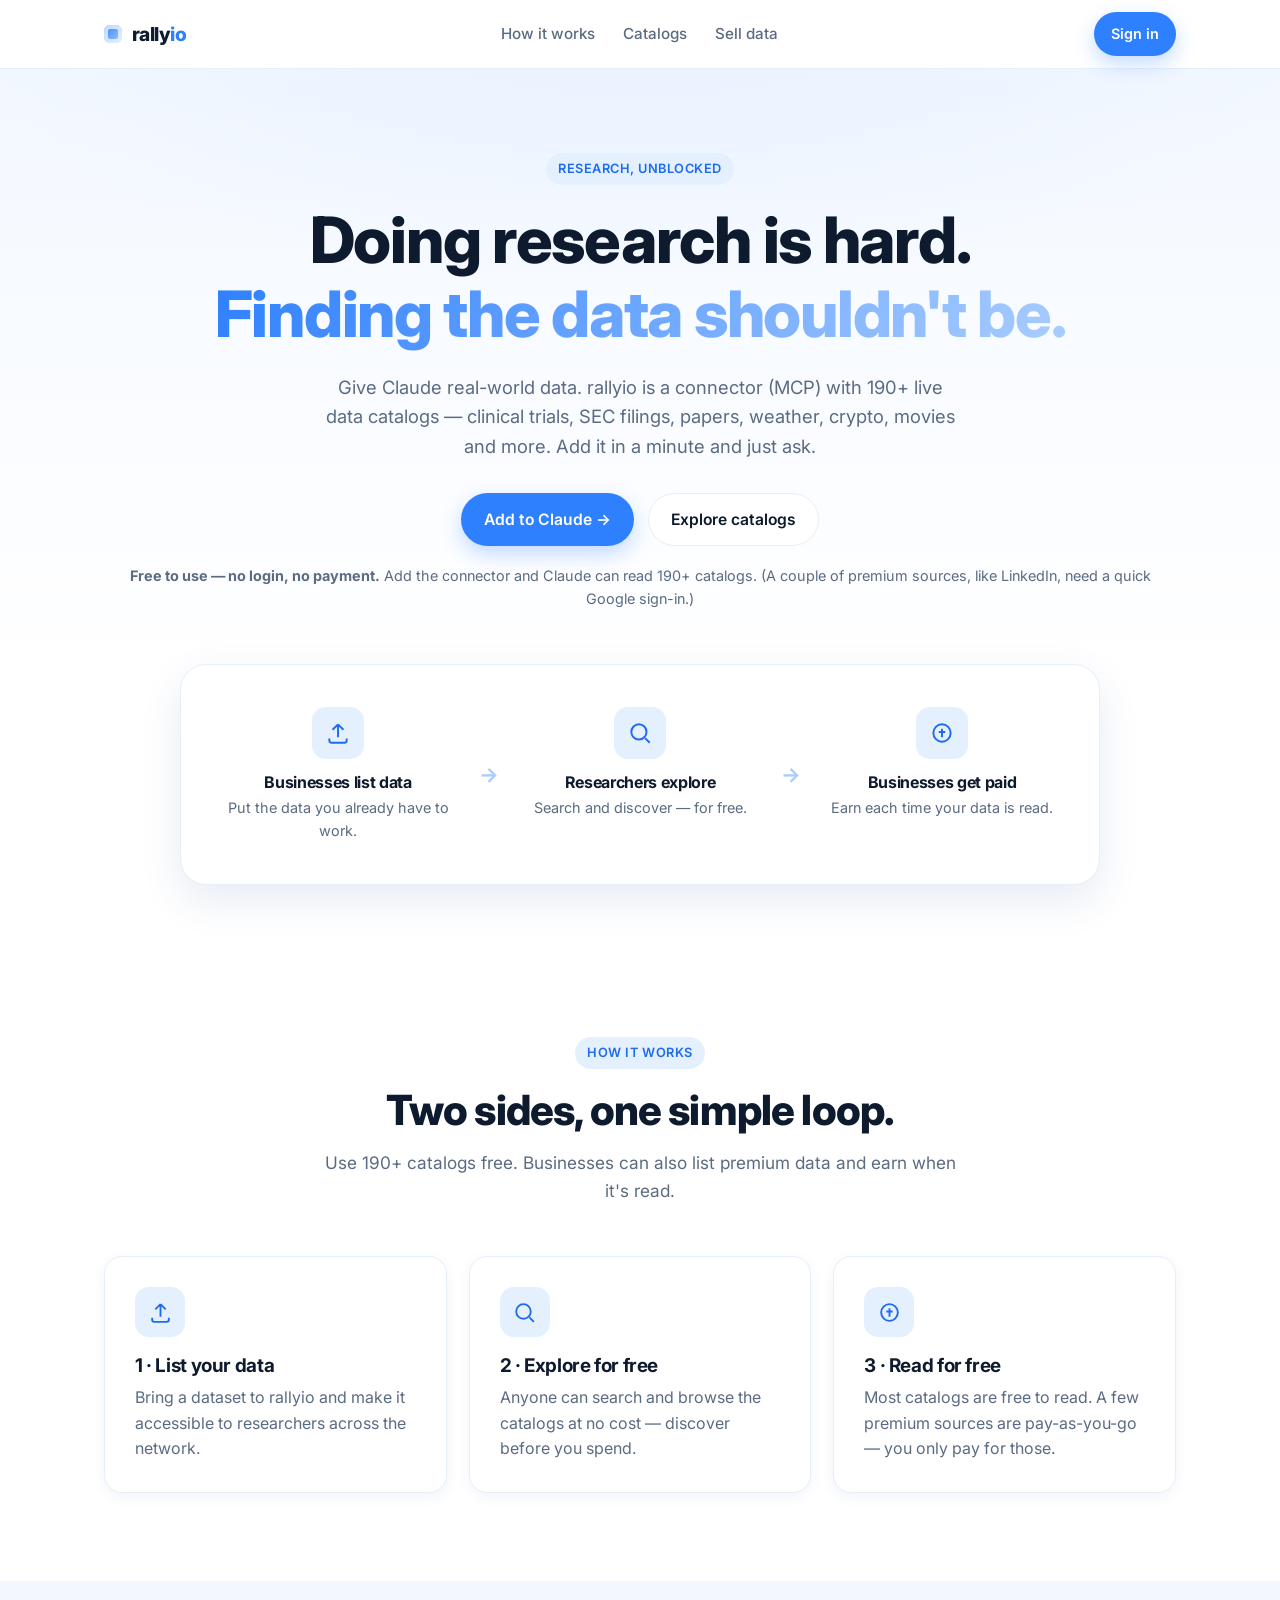
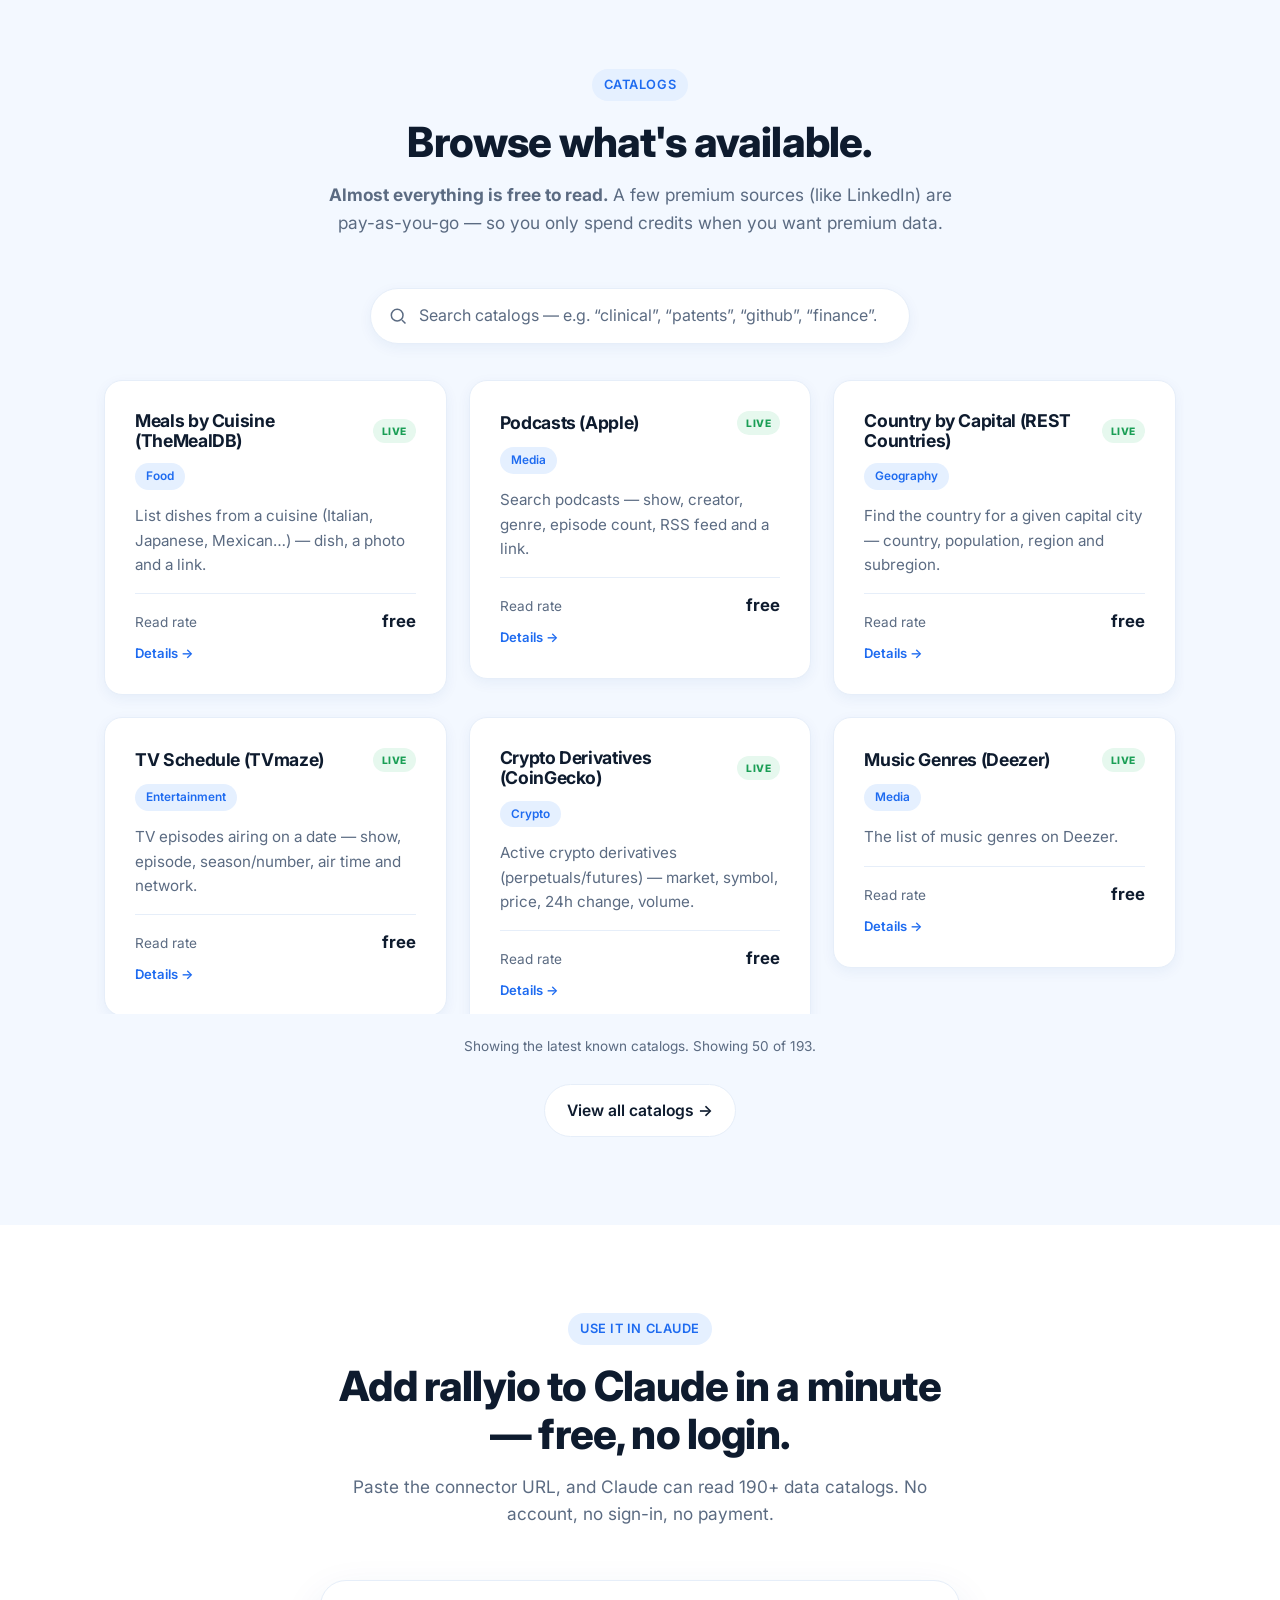
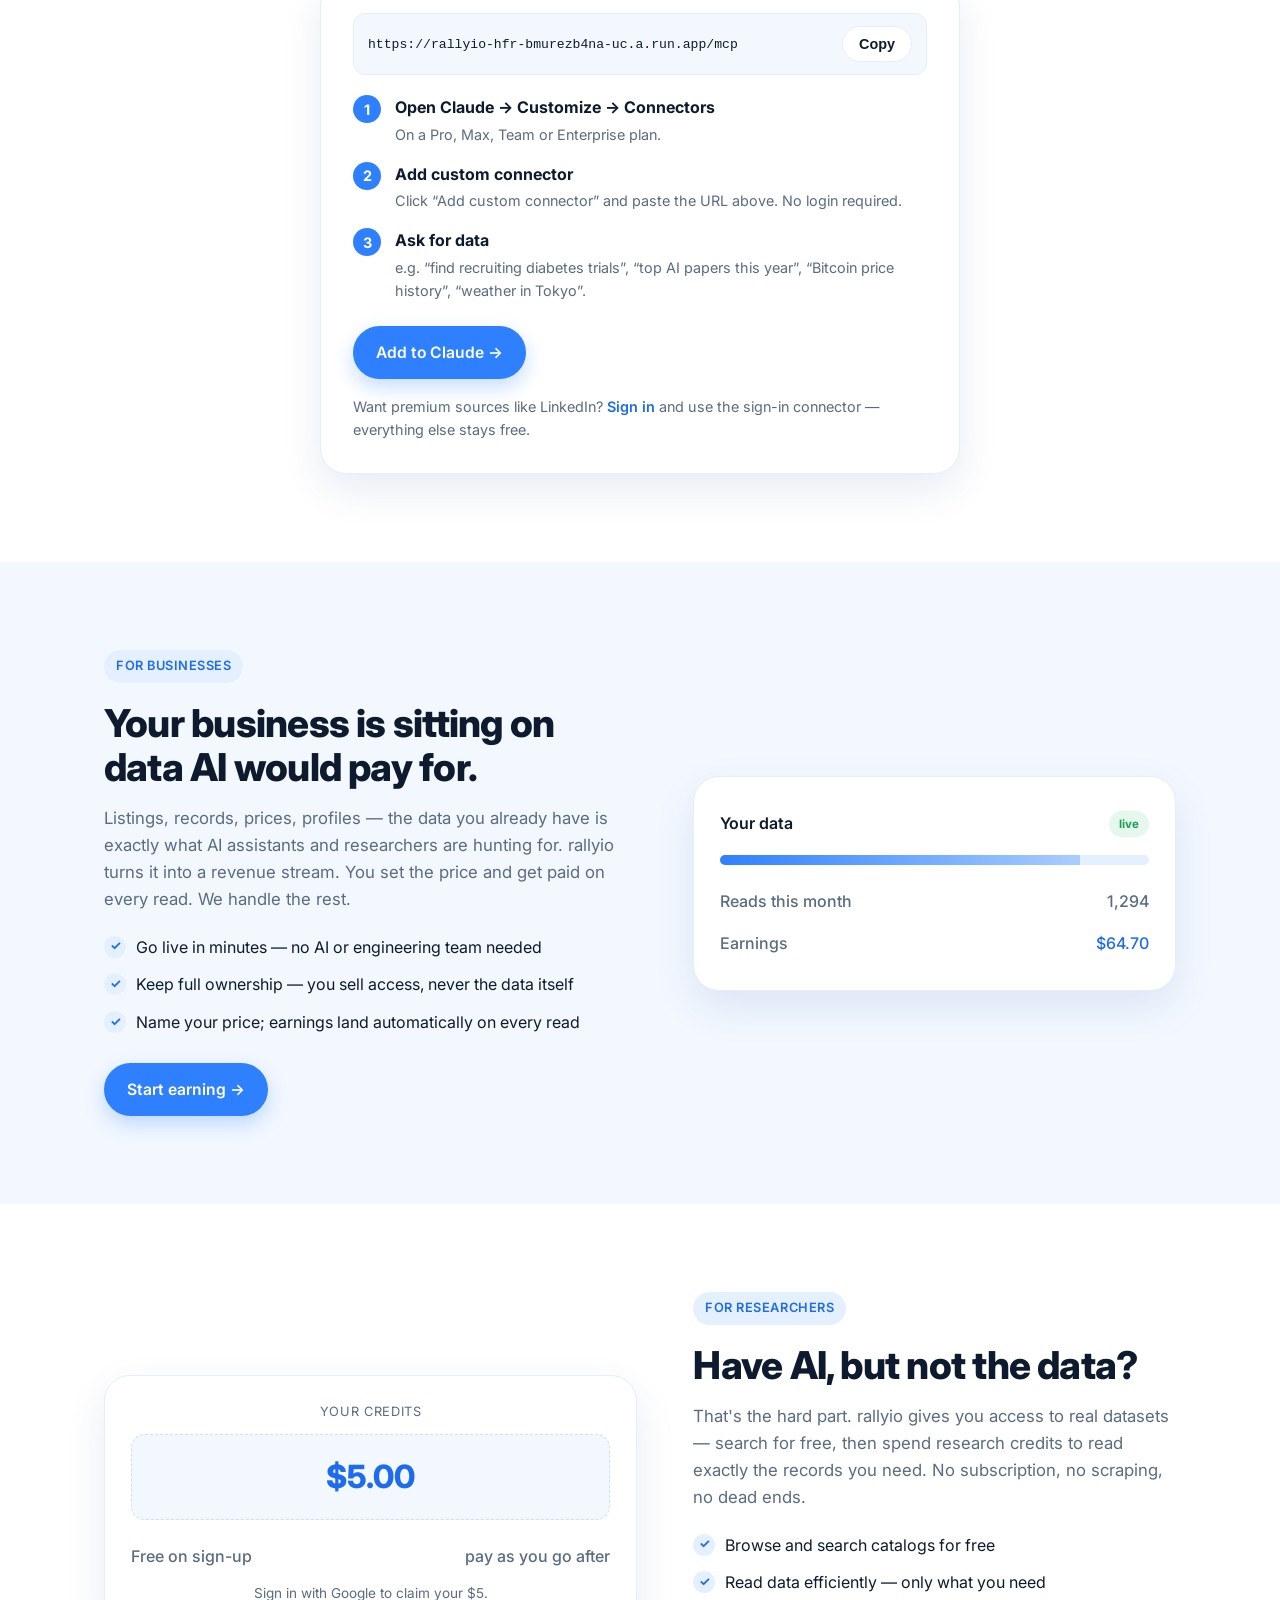
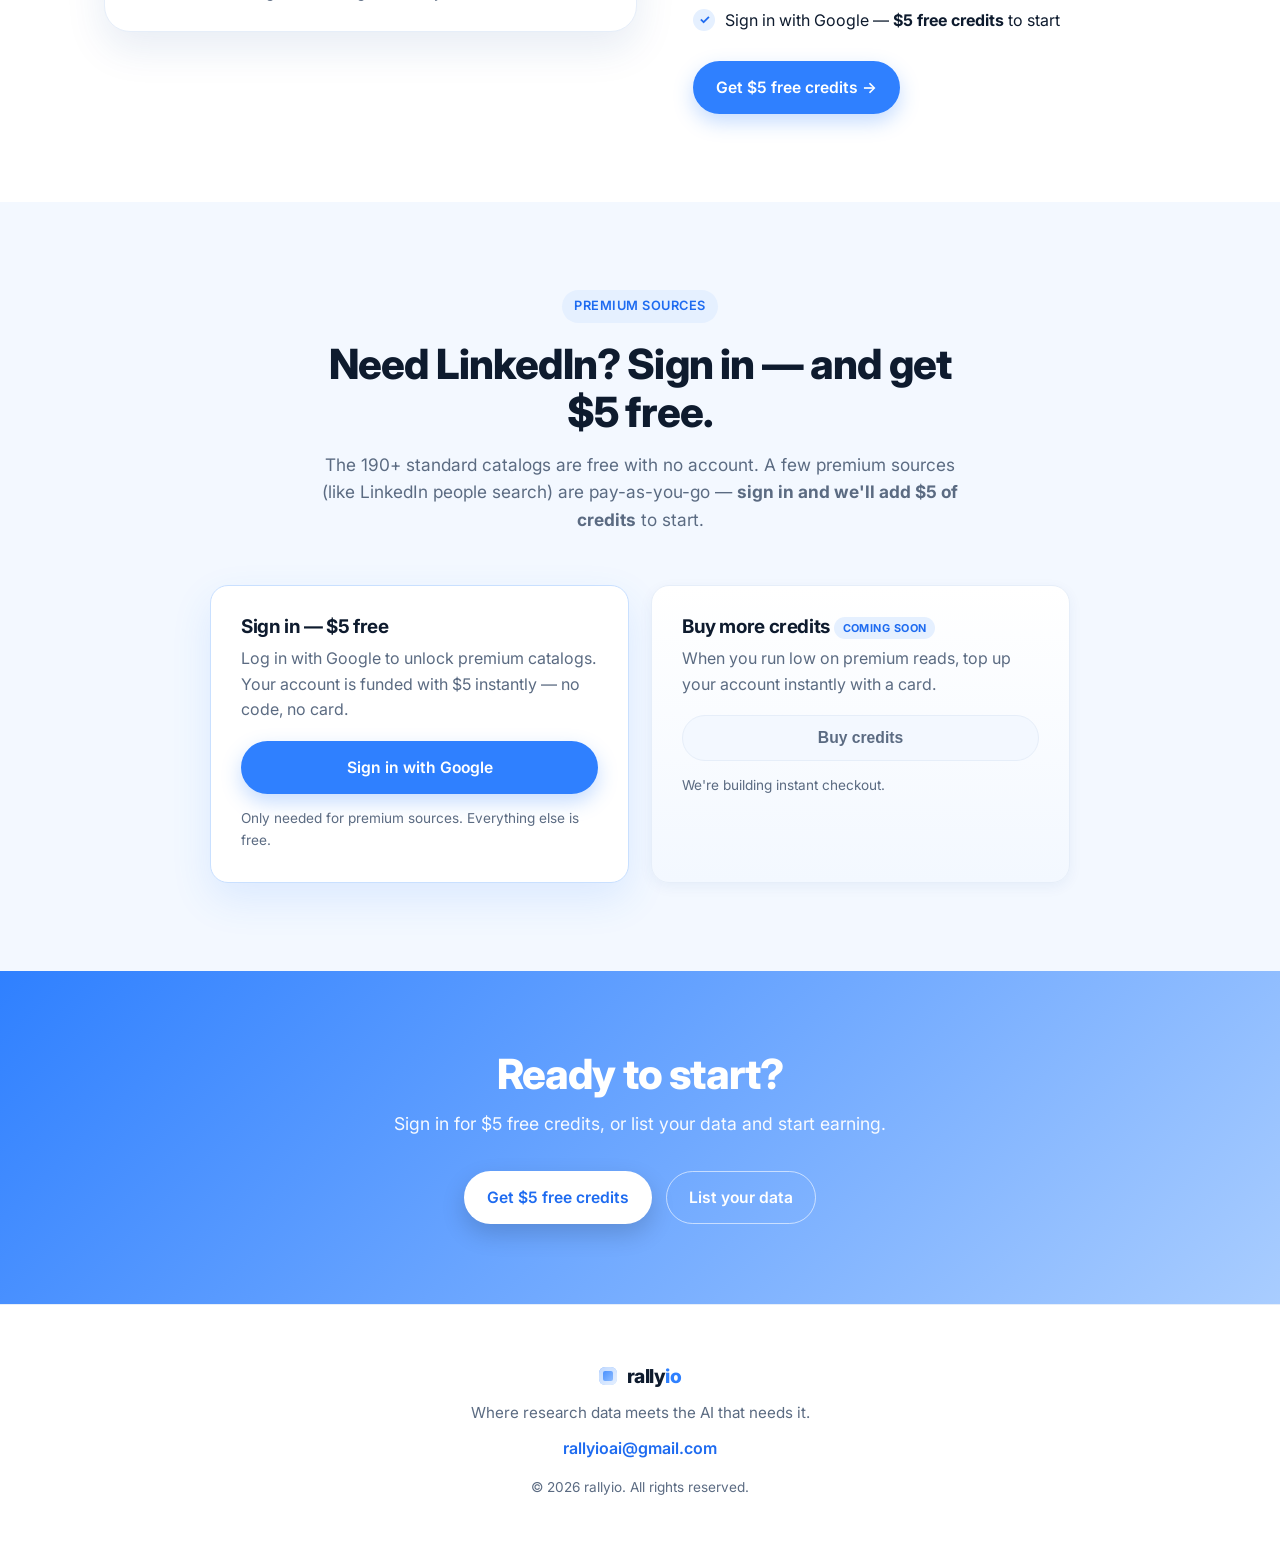
<file: index.html>
<!DOCTYPE html>
<html lang="en">
<head>
  <meta charset="UTF-8" />
  <meta name="viewport" content="width=device-width, initial-scale=1.0" />
  <title>rallyio — research, unblocked</title>
  <meta name="description" content="Have AI but no data, or data but no AI? rallyio connects them — explore real datasets for free and pay only for the records you read." />
  <link rel="icon" href="data:image/svg+xml,&lt;svg xmlns='http://www.w3.org/2000/svg' viewBox='0 0 32 32'&gt;&lt;rect width='32' height='32' rx='8' fill='%232F80FF'/&gt;&lt;circle cx='16' cy='16' r='6' fill='white'/&gt;&lt;/svg&gt;" />
  <link rel="preconnect" href="https://fonts.googleapis.com" />
  <link rel="preconnect" href="https://fonts.gstatic.com" crossorigin />
  <link href="https://fonts.googleapis.com/css2?family=Inter:wght@400;500;600;700;800&display=swap" rel="stylesheet" />
  <link rel="stylesheet" href="styles.css?v=3" />
</head>
<body>

  <!-- ===== Nav ===== -->
  <header class="nav" id="top">
    <div class="container nav__inner">
      <a class="brand" href="#top" aria-label="rallyio home">
        <span class="brand__dot"></span>
        <span class="brand__name">rally<span>io</span></span>
      </a>

      <nav class="nav__links" id="navLinks">
        <a href="#how">How it works</a>
        <a href="#catalogs">Catalogs</a>
        <a href="#providers">Sell data</a>
      </nav>

      <div class="nav__cta">
        <span id="navGreeting" class="nav__greeting" hidden></span>
        <a class="btn btn--primary btn--sm" id="navCta" href="app.html">Sign in</a>
      </div>

      <button class="nav__toggle" id="navToggle" aria-label="Toggle menu" aria-expanded="false">
        <span></span><span></span><span></span>
      </button>
    </div>
  </header>

  <!-- ===== Hero ===== -->
  <section class="hero">
    <div class="container hero__inner">
      <span class="eyebrow">Research, unblocked</span>
      <h1 class="hero__title">Doing research is hard.<br /><span class="grad">Finding the data shouldn't be.</span></h1>
      <p class="hero__sub">
        Give Claude real-world data. rallyio is a connector (MCP) with 190+ live data catalogs —
        clinical trials, SEC filings, papers, weather, crypto, movies and more. Add it in a minute and just ask.
      </p>
      <div class="hero__actions">
        <a class="btn btn--primary" href="#connect-claude">Add to Claude →</a>
        <a class="btn btn--ghost" href="#catalogs">Explore catalogs</a>
      </div>
      <p class="hero__note"><strong>Free to use — no login, no payment.</strong> Add the connector and Claude can read 190+ catalogs. (A couple of premium sources, like LinkedIn, need a quick Google sign-in.)</p>

      <div class="hero__card">
        <div class="flow">
          <div class="flow__step">
            <div class="flow__icon" aria-hidden="true">
              <svg viewBox="0 0 24 24" fill="none" stroke="currentColor" stroke-width="1.8"><path d="M12 16V4m0 0L7 9m5-5 5 5"/><path d="M4 17v2a2 2 0 0 0 2 2h12a2 2 0 0 0 2-2v-2"/></svg>
            </div>
            <h4>Businesses list data</h4>
            <p>Put the data you already have to work.</p>
          </div>
          <div class="flow__arrow" aria-hidden="true">→</div>
          <div class="flow__step">
            <div class="flow__icon" aria-hidden="true">
              <svg viewBox="0 0 24 24" fill="none" stroke="currentColor" stroke-width="1.8"><circle cx="11" cy="11" r="7"/><path d="m21 21-4.3-4.3"/></svg>
            </div>
            <h4>Researchers explore</h4>
            <p>Search and discover — for free.</p>
          </div>
          <div class="flow__arrow" aria-hidden="true">→</div>
          <div class="flow__step">
            <div class="flow__icon" aria-hidden="true">
              <svg viewBox="0 0 24 24" fill="none" stroke="currentColor" stroke-width="1.8"><circle cx="12" cy="12" r="8"/><path d="M12 8v8m-3-5h6"/></svg>
            </div>
            <h4>Businesses get paid</h4>
            <p>Earn each time your data is read.</p>
          </div>
        </div>
      </div>
    </div>
  </section>

  <!-- ===== How it works ===== -->
  <section class="section" id="how">
    <div class="container">
      <div class="section__head">
        <span class="eyebrow">How it works</span>
        <h2>Two sides, one simple loop.</h2>
        <p class="section__lead">Use 190+ catalogs free. Businesses can also list premium data and earn when it's read.</p>
      </div>

      <div class="cards cards--3">
        <article class="card">
          <div class="card__icon">
            <svg viewBox="0 0 24 24" fill="none" stroke="currentColor" stroke-width="1.8"><path d="M12 16V4m0 0L7 9m5-5 5 5"/><path d="M4 17v2a2 2 0 0 0 2 2h12a2 2 0 0 0 2-2v-2"/></svg>
          </div>
          <h3>1 · List your data</h3>
          <p>Bring a dataset to rallyio and make it accessible to researchers across the network.</p>
        </article>
        <article class="card">
          <div class="card__icon">
            <svg viewBox="0 0 24 24" fill="none" stroke="currentColor" stroke-width="1.8"><circle cx="11" cy="11" r="7"/><path d="m21 21-4.3-4.3"/></svg>
          </div>
          <h3>2 · Explore for free</h3>
          <p>Anyone can search and browse the catalogs at no cost — discover before you spend.</p>
        </article>
        <article class="card">
          <div class="card__icon">
            <svg viewBox="0 0 24 24" fill="none" stroke="currentColor" stroke-width="1.8"><circle cx="12" cy="12" r="8"/><path d="M12 8v8m-3-5h6"/></svg>
          </div>
          <h3>3 · Read for free</h3>
          <p>Most catalogs are free to read. A few premium sources are pay-as-you-go — you only pay for those.</p>
        </article>
      </div>
    </div>
  </section>

  <!-- ===== Catalogs (dynamic) ===== -->
  <section class="section section--tint" id="catalogs">
    <div class="container">
      <div class="section__head">
        <span class="eyebrow">Catalogs</span>
        <h2>Browse what's available.</h2>
        <p class="section__lead">
          <strong>Almost everything is free to read.</strong> A few premium sources (like LinkedIn)
          are pay-as-you-go — so you only spend credits when you want premium data.
        </p>
      </div>

      <div class="catalog-search-wrap">
        <svg class="catalog-search__icon" viewBox="0 0 24 24" fill="none" stroke="currentColor" stroke-width="1.8" aria-hidden="true"><circle cx="11" cy="11" r="7"/><path d="m21 21-4.3-4.3"/></svg>
        <input id="catalogSearch" class="catalog-search" type="search" autocomplete="off"
               placeholder="Search catalogs — e.g. “clinical”, “patents”, “github”, “finance”…"
               aria-label="Search catalogs" />
      </div>

      <div class="catalog-scroll">
        <div id="catalogList" class="cards cards--3" aria-live="polite">
          <!-- Populated by script.js from the live /catalogs API, with a built-in fallback. -->
          <p id="catalogLoading" class="catalog-loading">Loading catalogs…</p>
        </div>
      </div>
      <p id="catalogNote" class="catalog-note"></p>
      <div class="catalog-viewall">
        <a class="btn btn--ghost" href="catalogs.html">View all catalogs →</a>
      </div>
    </div>
  </section>

  <!-- ===== Connect to Claude ===== -->
  <section class="section" id="connect-claude">
    <div class="container">
      <div class="section__head">
        <span class="eyebrow">Use it in Claude</span>
        <h2>Add rallyio to Claude in a minute — free, no login.</h2>
        <p class="section__lead">Paste the connector URL, and Claude can read 190+ data catalogs.
           No account, no sign-in, no payment.</p>
      </div>
      <div class="connect-block">
        <div class="connect-url">
          <code id="homeConnectUrl">https://rallyio-hfr-bmurezb4na-uc.a.run.app/mcp</code>
          <button id="copyHomeConnect" class="btn btn--ghost btn--sm">Copy</button>
        </div>
        <div class="cat-steps">
          <div class="cat-step"><span class="cat-step__n">1</span><div><strong>Open Claude → Customize → Connectors</strong><p>On a Pro, Max, Team or Enterprise plan.</p></div></div>
          <div class="cat-step"><span class="cat-step__n">2</span><div><strong>Add custom connector</strong><p>Click “Add custom connector” and paste the URL above. No login required.</p></div></div>
          <div class="cat-step"><span class="cat-step__n">3</span><div><strong>Ask for data</strong><p>e.g. “find recruiting diabetes trials”, “top AI papers this year”, “Bitcoin price history”, “weather in Tokyo”.</p></div></div>
        </div>
        <a class="btn btn--primary" href="https://claude.ai/customize/connectors?modal=add-custom-connector" target="_blank" rel="noopener">Add to Claude →</a>
        <p class="connect-block__note">Want premium sources like LinkedIn? <a href="app.html">Sign in</a> and use the sign-in connector — everything else stays free.</p>
      </div>
    </div>
  </section>

  <!-- ===== For businesses ===== -->
  <section class="section section--tint" id="providers">
    <div class="container split">
      <div class="split__text">
        <span class="eyebrow">For businesses</span>
        <h2>Your business is sitting on data AI would pay for.</h2>
        <p>Listings, records, prices, profiles — the data you already have is exactly what AI
           assistants and researchers are hunting for. rallyio turns it into a revenue stream.
           You set the price and get paid on every read. We handle the rest.</p>
        <ul class="ticks">
          <li>Go live in minutes — no AI or engineering team needed</li>
          <li>Keep full ownership — you sell access, never the data itself</li>
          <li>Name your price; earnings land automatically on every read</li>
        </ul>
        <a class="btn btn--primary" href="mailto:rallyioai@gmail.com?subject=I%20want%20to%20earn%20from%20my%20business%20data%20on%20rallyio&amp;body=Hi%20rallyio%20team%2C%0A%0AWe'd%20like%20to%20put%20our%20data%20to%20work.%20Here's%20a%20quick%20description%3A%0A%0A">Start earning →</a>
      </div>
      <div class="split__visual">
        <div class="panel">
          <div class="panel__row"><span>Your data</span><span class="pill pill--live">live</span></div>
          <div class="panel__bar"><i style="width:84%"></i></div>
          <div class="panel__row panel__row--muted"><span>Reads this month</span><span>1,294</span></div>
          <div class="panel__row panel__row--muted"><span>Earnings</span><span class="earn">$64.70</span></div>
        </div>
      </div>
    </div>
  </section>

  <!-- ===== For users / pay as you go ===== -->
  <section class="section" id="users">
    <div class="container split split--reverse">
      <div class="split__text">
        <span class="eyebrow">For researchers</span>
        <h2>Have AI, but not the data?</h2>
        <p>That's the hard part. rallyio gives you access to real datasets — search for free,
           then spend research credits to read exactly the records you need. No subscription,
           no scraping, no dead ends.</p>
        <ul class="ticks">
          <li>Browse and search catalogs for free</li>
          <li>Read data efficiently — only what you need</li>
          <li>Sign in with Google — <strong>$5 free credits</strong> to start</li>
        </ul>
        <a class="btn btn--primary" href="app.html">Get $5 free credits →</a>
      </div>
      <div class="split__visual">
        <div class="panel panel--code">
          <div class="panel__label">Your credits</div>
          <div class="code" style="letter-spacing:0">$5.00</div>
          <div class="panel__row panel__row--muted"><span>Free on sign-up</span><span>pay as you go after</span></div>
          <div class="panel__hint">Sign in with Google to claim your $5.</div>
        </div>
      </div>
    </div>
  </section>

  <!-- ===== Credits / get a code ===== -->
  <section class="section section--tint" id="credits">
    <div class="container">
      <div class="section__head">
        <span class="eyebrow">Premium sources</span>
        <h2>Need LinkedIn? Sign in — and get $5 free.</h2>
        <p class="section__lead">
          The 190+ standard catalogs are free with no account. A few premium sources (like LinkedIn
          people search) are pay-as-you-go — <strong>sign in and we'll add $5 of credits</strong> to start.
        </p>
      </div>

      <div class="cards cards--2">
        <article class="card card--accent">
          <h3>Sign in — $5 free</h3>
          <p>Log in with Google to unlock premium catalogs. Your account is funded with $5 instantly — no code, no card.</p>
          <a class="btn btn--primary" href="app.html">Sign in with Google</a>
          <p class="card__fine">Only needed for premium sources. Everything else is free.</p>
        </article>
        <article class="card card--soon">
          <h3>Buy more credits <span class="tag">coming soon</span></h3>
          <p>When you run low on premium reads, top up your account instantly with a card.</p>
          <button class="btn btn--disabled" disabled>Buy credits</button>
          <p class="card__fine">We're building instant checkout.</p>
        </article>
      </div>
    </div>
  </section>

  <!-- ===== Final CTA ===== -->
  <section class="cta">
    <div class="container cta__inner">
      <h2>Ready to start?</h2>
      <p>Sign in for $5 free credits, or list your data and start earning.</p>
      <div class="hero__actions">
        <a class="btn btn--primary" href="app.html">Get $5 free credits</a>
        <a class="btn btn--ghost" href="mailto:rallyioai@gmail.com?subject=I%20want%20to%20list%20my%20data%20on%20rallyio">List your data</a>
      </div>
    </div>
  </section>

  <!-- ===== Footer ===== -->
  <footer class="footer">
    <div class="container footer__inner">
      <div class="brand">
        <span class="brand__dot"></span>
        <span class="brand__name">rally<span>io</span></span>
      </div>
      <p class="footer__tag">Where research data meets the AI that needs it.</p>
      <a class="footer__mail" href="mailto:rallyioai@gmail.com">rallyioai@gmail.com</a>
      <p class="footer__copy">© <span id="year">2026</span> rallyio. All rights reserved.</p>
    </div>
  </footer>

  <script src="script.js?v=2"></script>
</body>
</html>
</file>
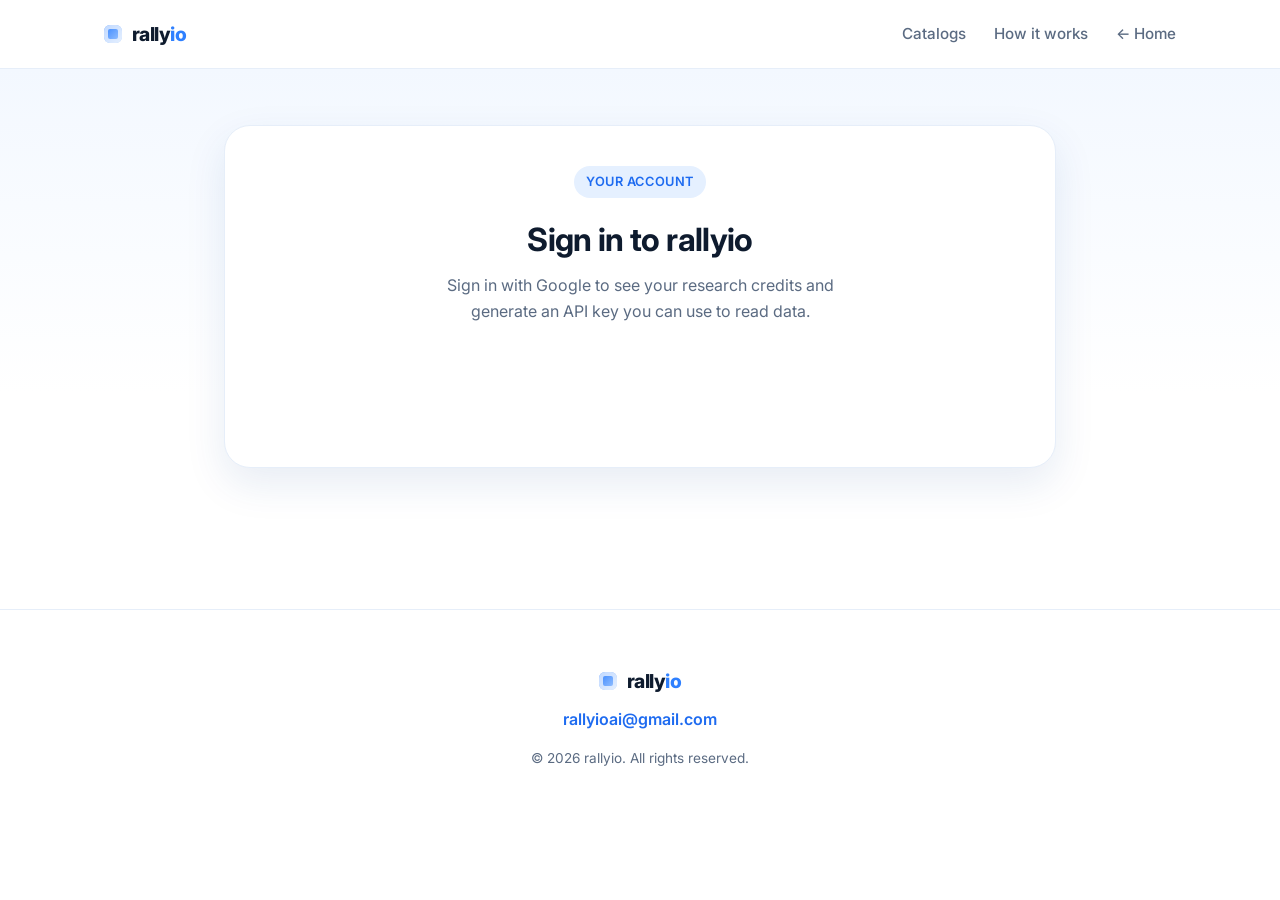
<file: app.html>
<!DOCTYPE html>
<html lang="en">
<head>
  <meta charset="UTF-8" />
  <meta name="viewport" content="width=device-width, initial-scale=1.0" />
  <title>rallyio — sign in</title>
  <meta name="description" content="Sign in to rallyio to see your research credits and generate an API key." />
  <link rel="icon" href="data:image/svg+xml,&lt;svg xmlns='http://www.w3.org/2000/svg' viewBox='0 0 32 32'&gt;&lt;rect width='32' height='32' rx='8' fill='%232F80FF'/&gt;&lt;circle cx='16' cy='16' r='6' fill='white'/&gt;&lt;/svg&gt;" />
  <link rel="preconnect" href="https://fonts.googleapis.com" />
  <link rel="preconnect" href="https://fonts.gstatic.com" crossorigin />
  <link href="https://fonts.googleapis.com/css2?family=Inter:wght@400;500;600;700;800&display=swap" rel="stylesheet" />
  <link rel="stylesheet" href="styles.css?v=3" />
  <script src="https://accounts.google.com/gsi/client" async defer></script>
</head>
<body>

  <!-- ===== Nav ===== -->
  <header class="nav">
    <div class="container nav__inner">
      <a class="brand" href="index.html" aria-label="rallyio home">
        <span class="brand__dot"></span>
        <span class="brand__name">rally<span>io</span></span>
      </a>
      <nav class="nav__links">
        <a href="catalogs.html">Catalogs</a>
        <a href="index.html#how">How it works</a>
        <a href="index.html">← Home</a>
      </nav>
    </div>
  </header>

  <main class="app">
    <div class="container app__inner">

      <!-- Signed-out -->
      <section id="signedOut" class="app-card" hidden>
        <span class="eyebrow">Your account</span>
        <h1>Sign in to rallyio</h1>
        <p class="app-card__lead">
          Sign in with Google to see your research credits and generate an API key
          you can use to read data.
        </p>
        <div id="gsiButton" class="gsi-wrap"></div>
        <p id="authNote" class="app-note"></p>
      </section>

      <!-- Loading -->
      <section id="loading" class="app-card">
        <p class="app-loading">Loading…</p>
      </section>

      <!-- Signed-in dashboard -->
      <section id="dashboard" class="app-dash" hidden>
        <div class="app-dash__head">
          <div class="app-user">
            <img id="avatar" class="app-user__avatar" alt="" />
            <div>
              <div id="userName" class="app-user__name"></div>
              <div id="userEmail" class="app-user__email"></div>
            </div>
          </div>
          <button id="signOut" class="btn btn--ghost btn--sm">Sign out</button>
        </div>

        <div class="app-grid">
          <div class="app-card app-balance">
            <span class="app-balance__label">Research credits</span>
            <div id="credits" class="app-balance__value">$0.00</div>
            <p class="app-balance__hint">Most catalogs are free to read — credits are only used for premium sources (like LinkedIn).</p>
            <div id="buyBox" class="buy-box" hidden>
              <div class="buy-row">
                <span class="buy-prefix">$</span>
                <input id="buyAmount" class="buy-input" type="number" min="1" max="500" step="1" value="10" inputmode="decimal" aria-label="Amount in USD" />
                <button id="buyBtn" class="btn btn--primary btn--sm">Buy credits</button>
              </div>
              <p id="buyNote" class="buy-note">Pay by card — $1 = $1 of credits.</p>
            </div>
          </div>

          <div class="app-card app-connect">
            <h2>Connect to Claude</h2>
            <p class="app-connect__lead">Add this connector in Claude, sign in with Google once, and your
               searches bill this account automatically — no key needed.</p>
            <div class="connect-url">
              <code id="connectUrl">https://rallyio-hfr-bmurezb4na-uc.a.run.app/connect/mcp</code>
              <button id="copyConnect" class="btn btn--ghost btn--sm">Copy</button>
            </div>
            <p class="app-connect__hint">Claude → Customize → Connectors → Add custom connector → paste the URL.</p>
            <a class="btn btn--primary btn--sm app-connect__cta" href="https://claude.ai/customize/connectors?modal=add-custom-connector" target="_blank" rel="noopener">Add to Claude →</a>
          </div>
        </div>

        <div class="app-card app-usage">
          <div class="app-usage__head">
            <h2>Usage history</h2>
            <button id="refreshUsage" class="btn btn--ghost btn--sm">Refresh</button>
          </div>
          <div id="usageList" class="usage-list"></div>
        </div>

        <div class="app-card app-catalogs">
          <div class="app-usage__head">
            <h2>Your catalogs</h2>
            <span id="catPrefsCount" class="app-catalogs__count"></span>
          </div>
          <p class="app-catalogs__lead">Choose which catalogs Claude can see and read on your account.
             Everything is on by default — turn off any you don't want. Changes apply to your next
             search in Claude.</p>
          <div class="app-catalogs__bar">
            <input id="catPrefsSearch" class="catalog-search" type="search" autocomplete="off"
                   placeholder="Filter catalogs…" aria-label="Filter your catalogs" />
            <button id="catPrefsAll" class="btn btn--ghost btn--sm">Enable all</button>
            <button id="catPrefsNone" class="btn btn--ghost btn--sm">Disable all</button>
          </div>
          <div id="catalogPrefs" class="cat-prefs"></div>
        </div>
      </section>

    </div>
  </main>

  <footer class="footer">
    <div class="container footer__inner">
      <div class="brand"><span class="brand__dot"></span><span class="brand__name">rally<span>io</span></span></div>
      <a class="footer__mail" href="mailto:rallyioai@gmail.com">rallyioai@gmail.com</a>
      <p class="footer__copy">© <span id="year">2026</span> rallyio. All rights reserved.</p>
    </div>
  </footer>

  <script src="app.js"></script>
</body>
</html>
</file>
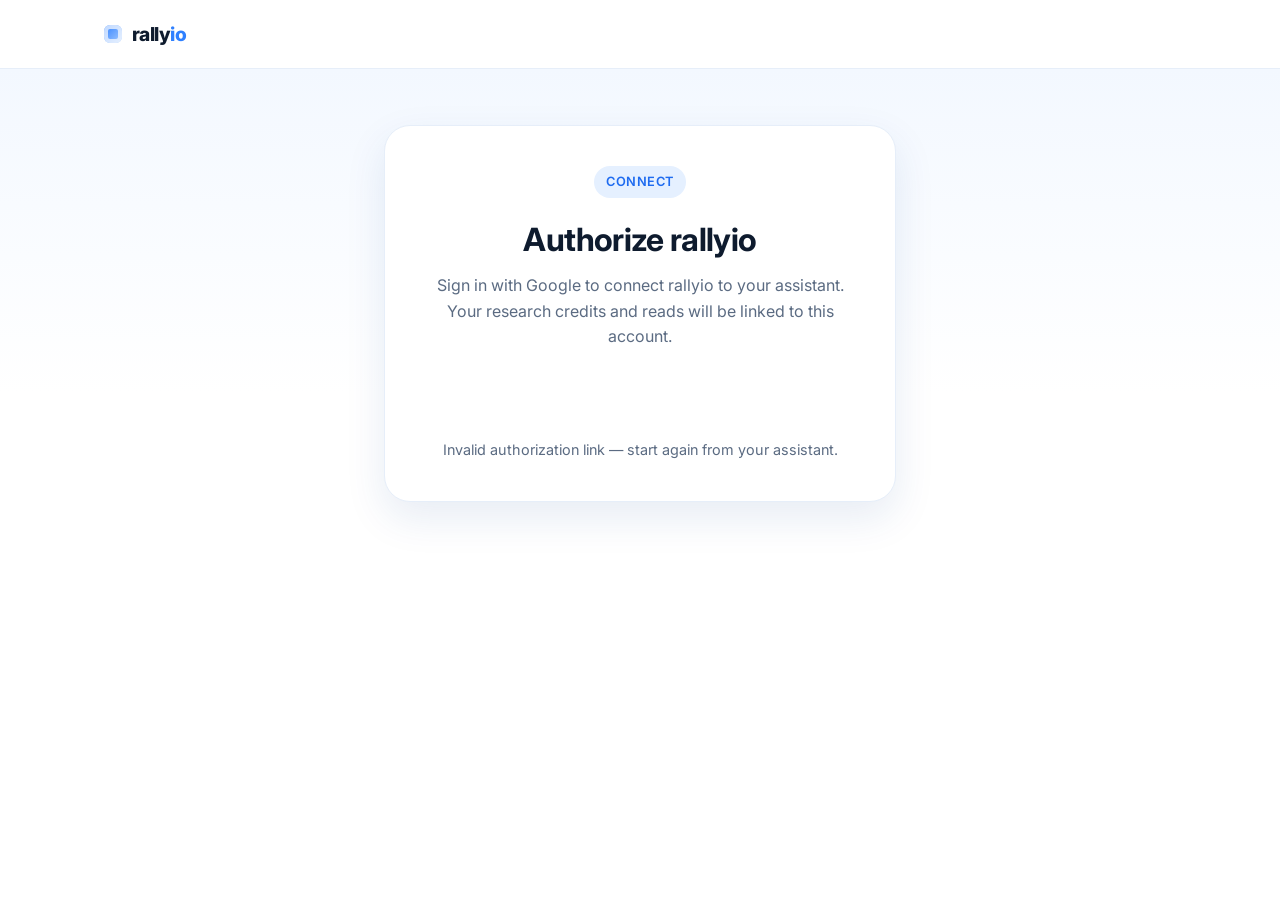
<file: authorize.html>
<!DOCTYPE html>
<html lang="en">
<head>
  <meta charset="UTF-8" />
  <meta name="viewport" content="width=device-width, initial-scale=1.0" />
  <title>rallyio — authorize</title>
  <meta name="robots" content="noindex" />
  <link rel="icon" href="data:image/svg+xml,&lt;svg xmlns='http://www.w3.org/2000/svg' viewBox='0 0 32 32'&gt;&lt;rect width='32' height='32' rx='8' fill='%232F80FF'/&gt;&lt;circle cx='16' cy='16' r='6' fill='white'/&gt;&lt;/svg&gt;" />
  <link rel="preconnect" href="https://fonts.googleapis.com" />
  <link href="https://fonts.googleapis.com/css2?family=Inter:wght@400;500;600;700;800&display=swap" rel="stylesheet" />
  <link rel="stylesheet" href="styles.css" />
  <script src="https://accounts.google.com/gsi/client" async defer></script>
</head>
<body>
  <header class="nav">
    <div class="container nav__inner">
      <a class="brand" href="index.html"><span class="brand__dot"></span><span class="brand__name">rally<span>io</span></span></a>
    </div>
  </header>

  <main class="app">
    <div class="container app__inner" style="max-width:560px">
      <section class="app-card">
        <span class="eyebrow">Connect</span>
        <h1>Authorize rallyio</h1>
        <p class="app-card__lead">
          Sign in with Google to connect rallyio to your assistant. Your research
          credits and reads will be linked to this account.
        </p>
        <div id="gsiButton" class="gsi-wrap"></div>
        <p id="status" class="app-note"></p>
      </section>
    </div>
  </main>

  <script src="authorize.js"></script>
</body>
</html>
</file>
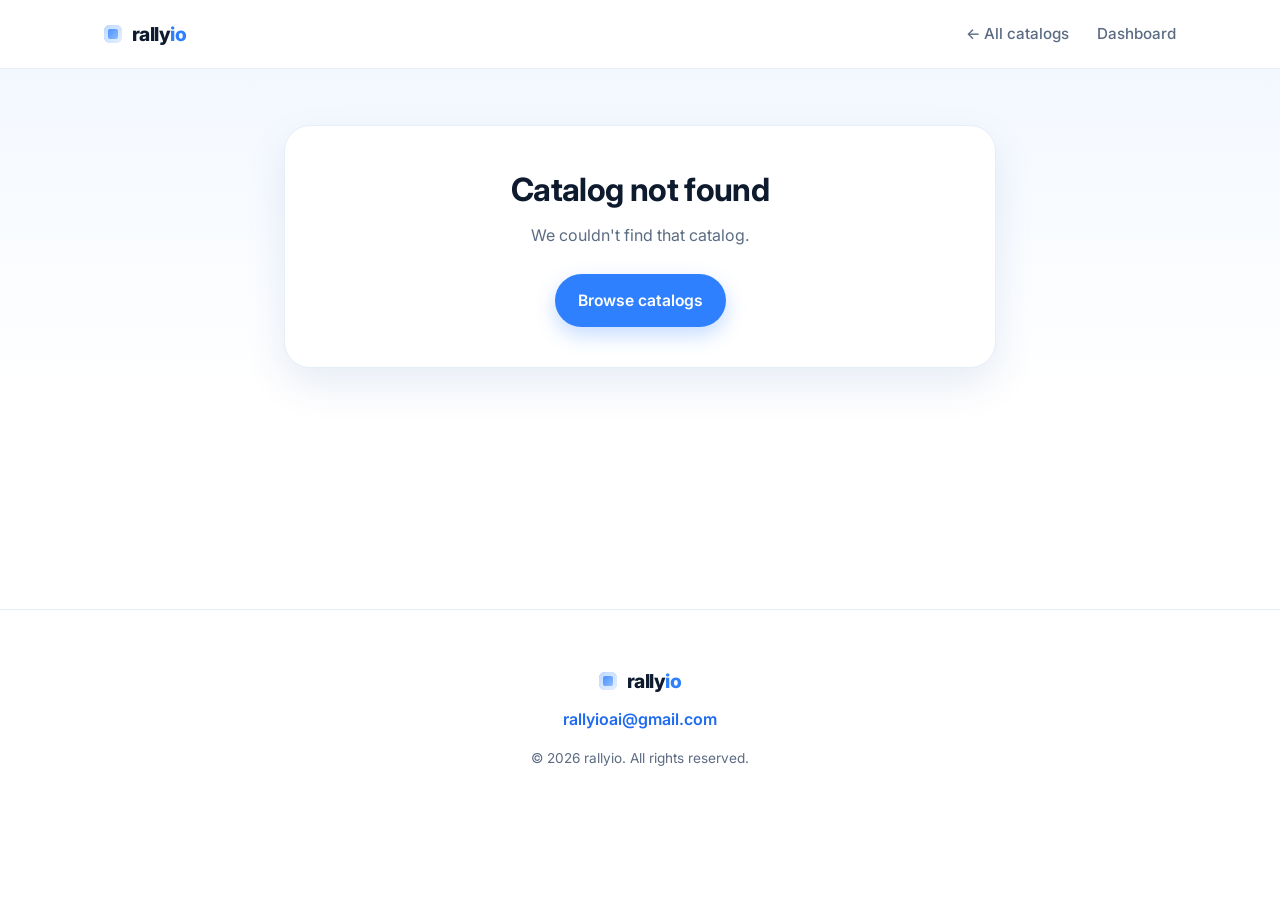
<file: catalog.html>
<!DOCTYPE html>
<html lang="en">
<head>
  <meta charset="UTF-8" />
  <meta name="viewport" content="width=device-width, initial-scale=1.0" />
  <title>rallyio — catalog</title>
  <link rel="icon" href="data:image/svg+xml,&lt;svg xmlns='http://www.w3.org/2000/svg' viewBox='0 0 32 32'&gt;&lt;rect width='32' height='32' rx='8' fill='%232F80FF'/&gt;&lt;circle cx='16' cy='16' r='6' fill='white'/&gt;&lt;/svg&gt;" />
  <link rel="preconnect" href="https://fonts.googleapis.com" />
  <link href="https://fonts.googleapis.com/css2?family=Inter:wght@400;500;600;700;800&display=swap" rel="stylesheet" />
  <link rel="stylesheet" href="styles.css?v=3" />
</head>
<body>
  <header class="nav">
    <div class="container nav__inner">
      <a class="brand" href="index.html"><span class="brand__dot"></span><span class="brand__name">rally<span>io</span></span></a>
      <nav class="nav__links">
        <a href="index.html#catalogs">← All catalogs</a>
        <a href="app.html">Dashboard</a>
      </nav>
    </div>
  </header>

  <main class="app">
    <div class="container app__inner" style="max-width:760px">

      <p id="catLoading" class="app-loading">Loading catalog…</p>

      <section id="catError" class="app-card" hidden style="text-align:center">
        <h1>Catalog not found</h1>
        <p class="app-card__lead">We couldn't find that catalog.</p>
        <a class="btn btn--primary" href="index.html#catalogs">Browse catalogs</a>
      </section>

      <article id="catView" hidden>
        <div class="cat-head">
          <span id="catBadge"></span>
          <h1 id="catName"></h1>
          <div class="cat-meta">
            <span id="catDomain" class="catalog-pill"></span>
            <span id="catRate" class="cat-rate"></span>
          </div>
        </div>
        <p id="catDesc" class="cat-desc"></p>

        <section class="app-card">
          <h2>What you can search</h2>
          <div id="catFilters" class="cat-filters"></div>
        </section>

        <section class="app-card" id="catSamplesWrap">
          <h2>Try asking Claude</h2>
          <div id="catSamples" class="cat-samples"></div>
        </section>

        <section class="app-card app-connect">
          <h2>Use it in Claude (MCP)</h2>
          <p class="app-connect__lead">Add the rallyio connector once — then ask any of the questions above and
             Claude reads this catalog for you (billed to your account; searching is free).</p>
          <div class="connect-url">
            <code id="connectUrl">https://rallyio-hfr-bmurezb4na-uc.a.run.app/connect/mcp</code>
            <button id="copyConnect" class="btn btn--ghost btn--sm">Copy</button>
          </div>
          <div class="cat-steps">
            <div class="cat-step"><span class="cat-step__n">1</span><div><strong>Open Claude → Customize → Connectors</strong><p>On a Pro, Max, Team or Enterprise plan.</p></div></div>
            <div class="cat-step"><span class="cat-step__n">2</span><div><strong>Add custom connector</strong><p>Click “Add custom connector” and paste the URL above.</p></div></div>
            <div class="cat-step"><span class="cat-step__n">3</span><div><strong>Sign in with Google</strong><p>Authorize rallyio — your account starts with $5 free credits.</p></div></div>
            <div class="cat-step"><span class="cat-step__n">4</span><div><strong>Ask away</strong><p>e.g. “<span id="catFirstSample">search this catalog</span>”.</p></div></div>
          </div>
          <a class="btn btn--primary" href="https://claude.ai/customize/connectors?modal=add-custom-connector" target="_blank" rel="noopener">Add to Claude →</a>
        </section>
      </article>

    </div>
  </main>

  <footer class="footer">
    <div class="container footer__inner">
      <div class="brand"><span class="brand__dot"></span><span class="brand__name">rally<span>io</span></span></div>
      <a class="footer__mail" href="mailto:rallyioai@gmail.com">rallyioai@gmail.com</a>
      <p class="footer__copy">© <span id="year">2026</span> rallyio. All rights reserved.</p>
    </div>
  </footer>

  <script src="catalog.js"></script>
</body>
</html>
</file>
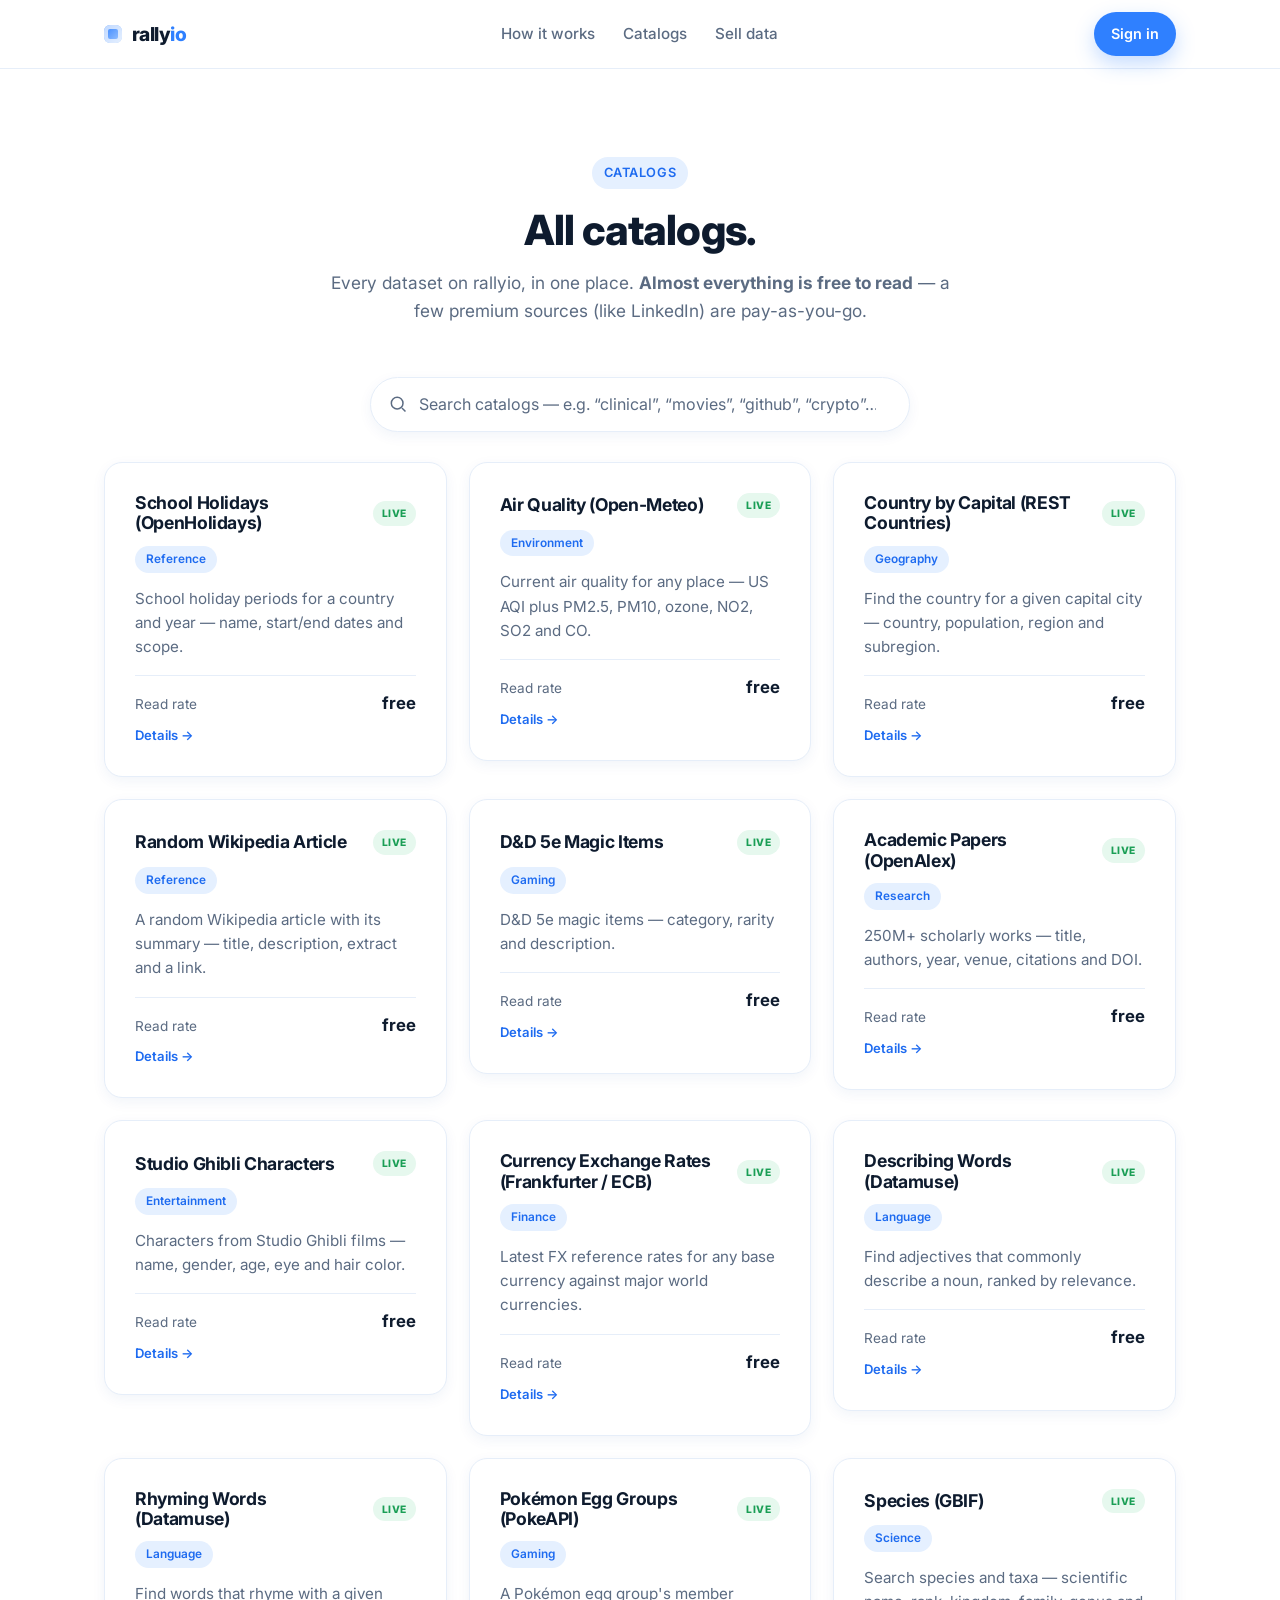
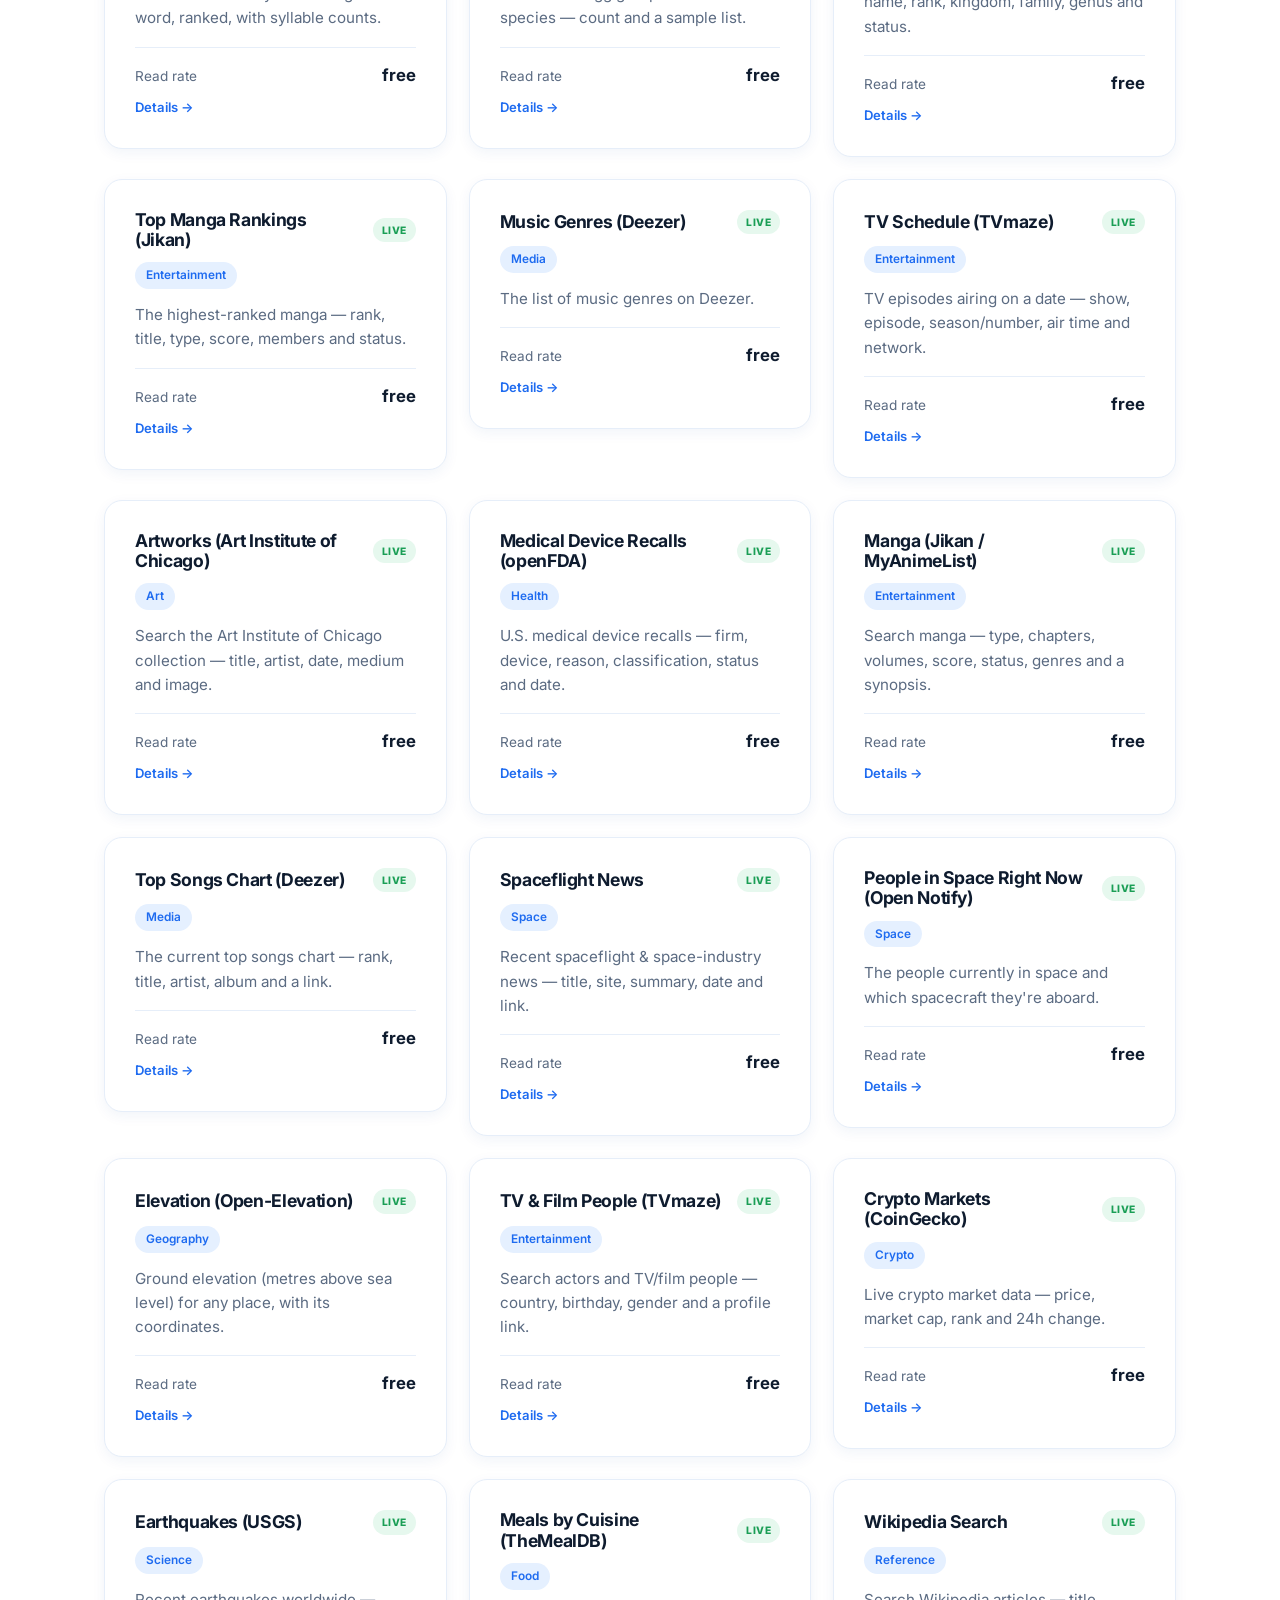
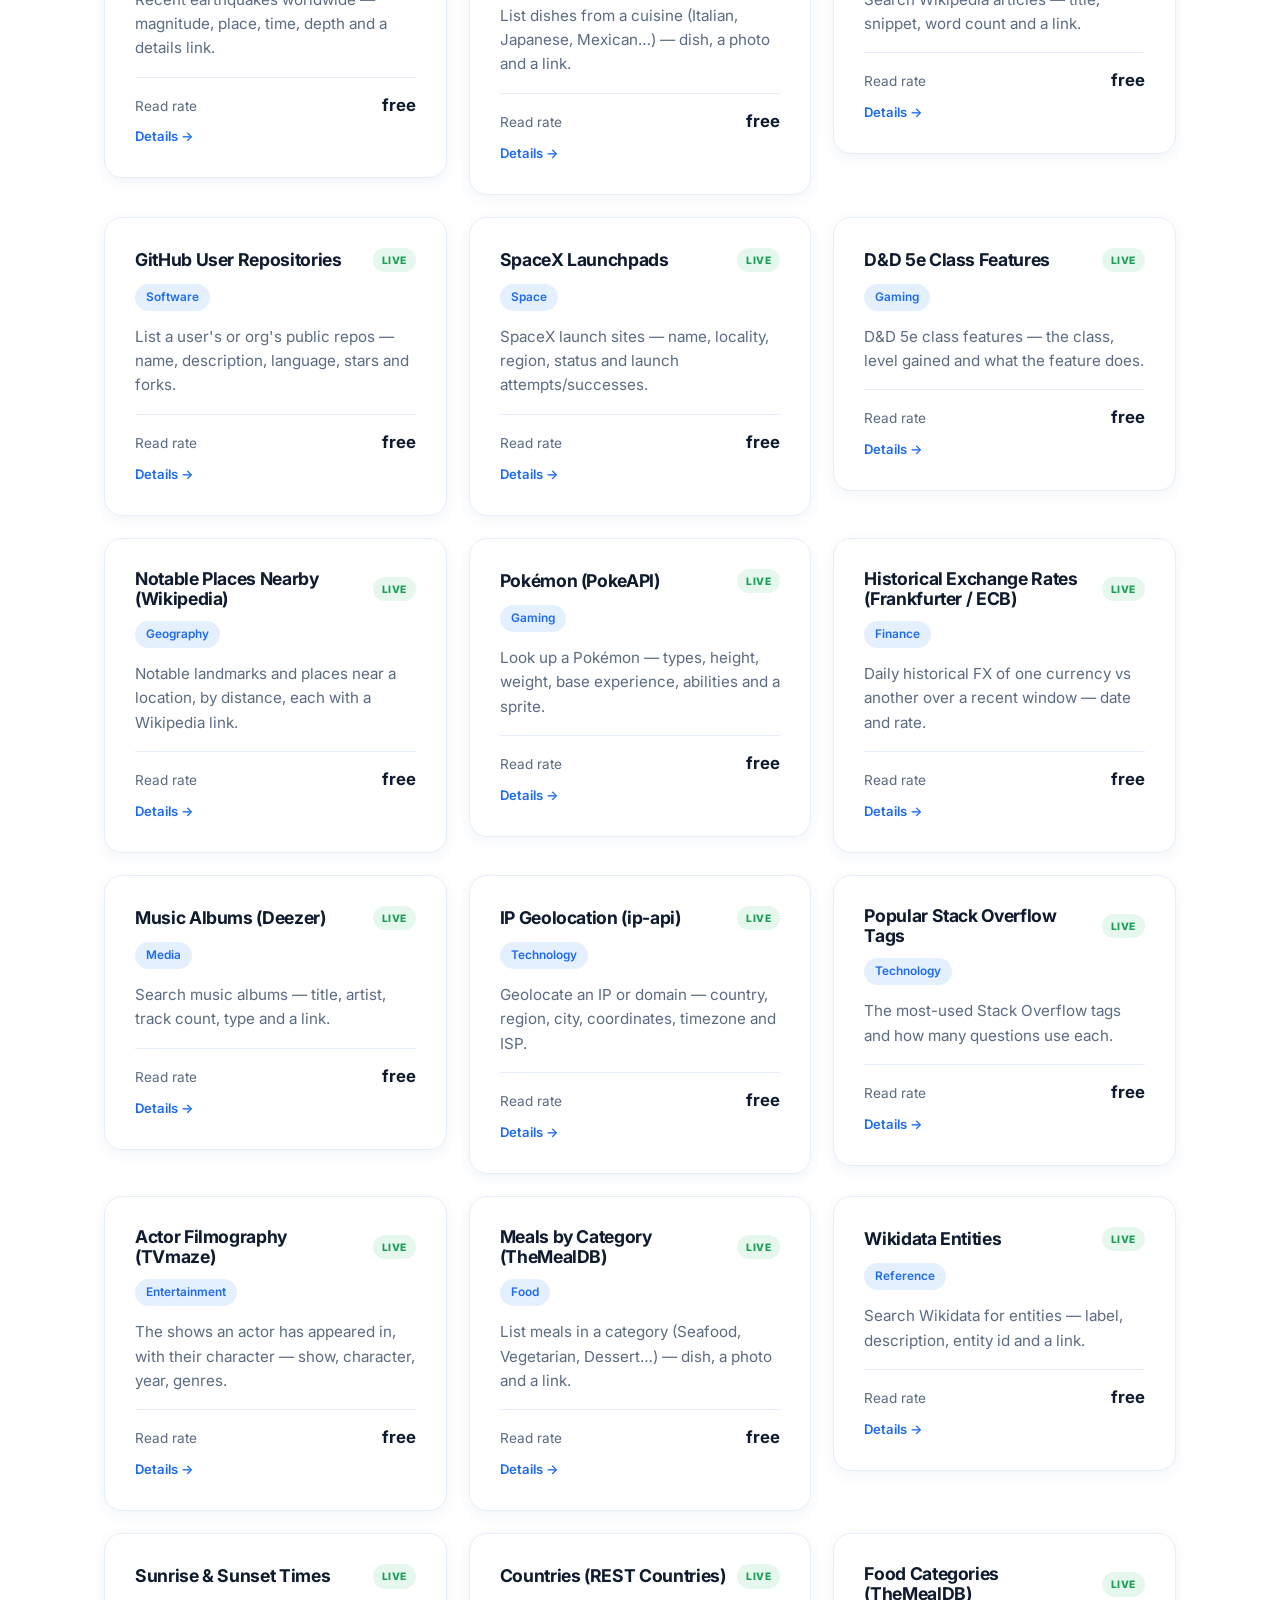
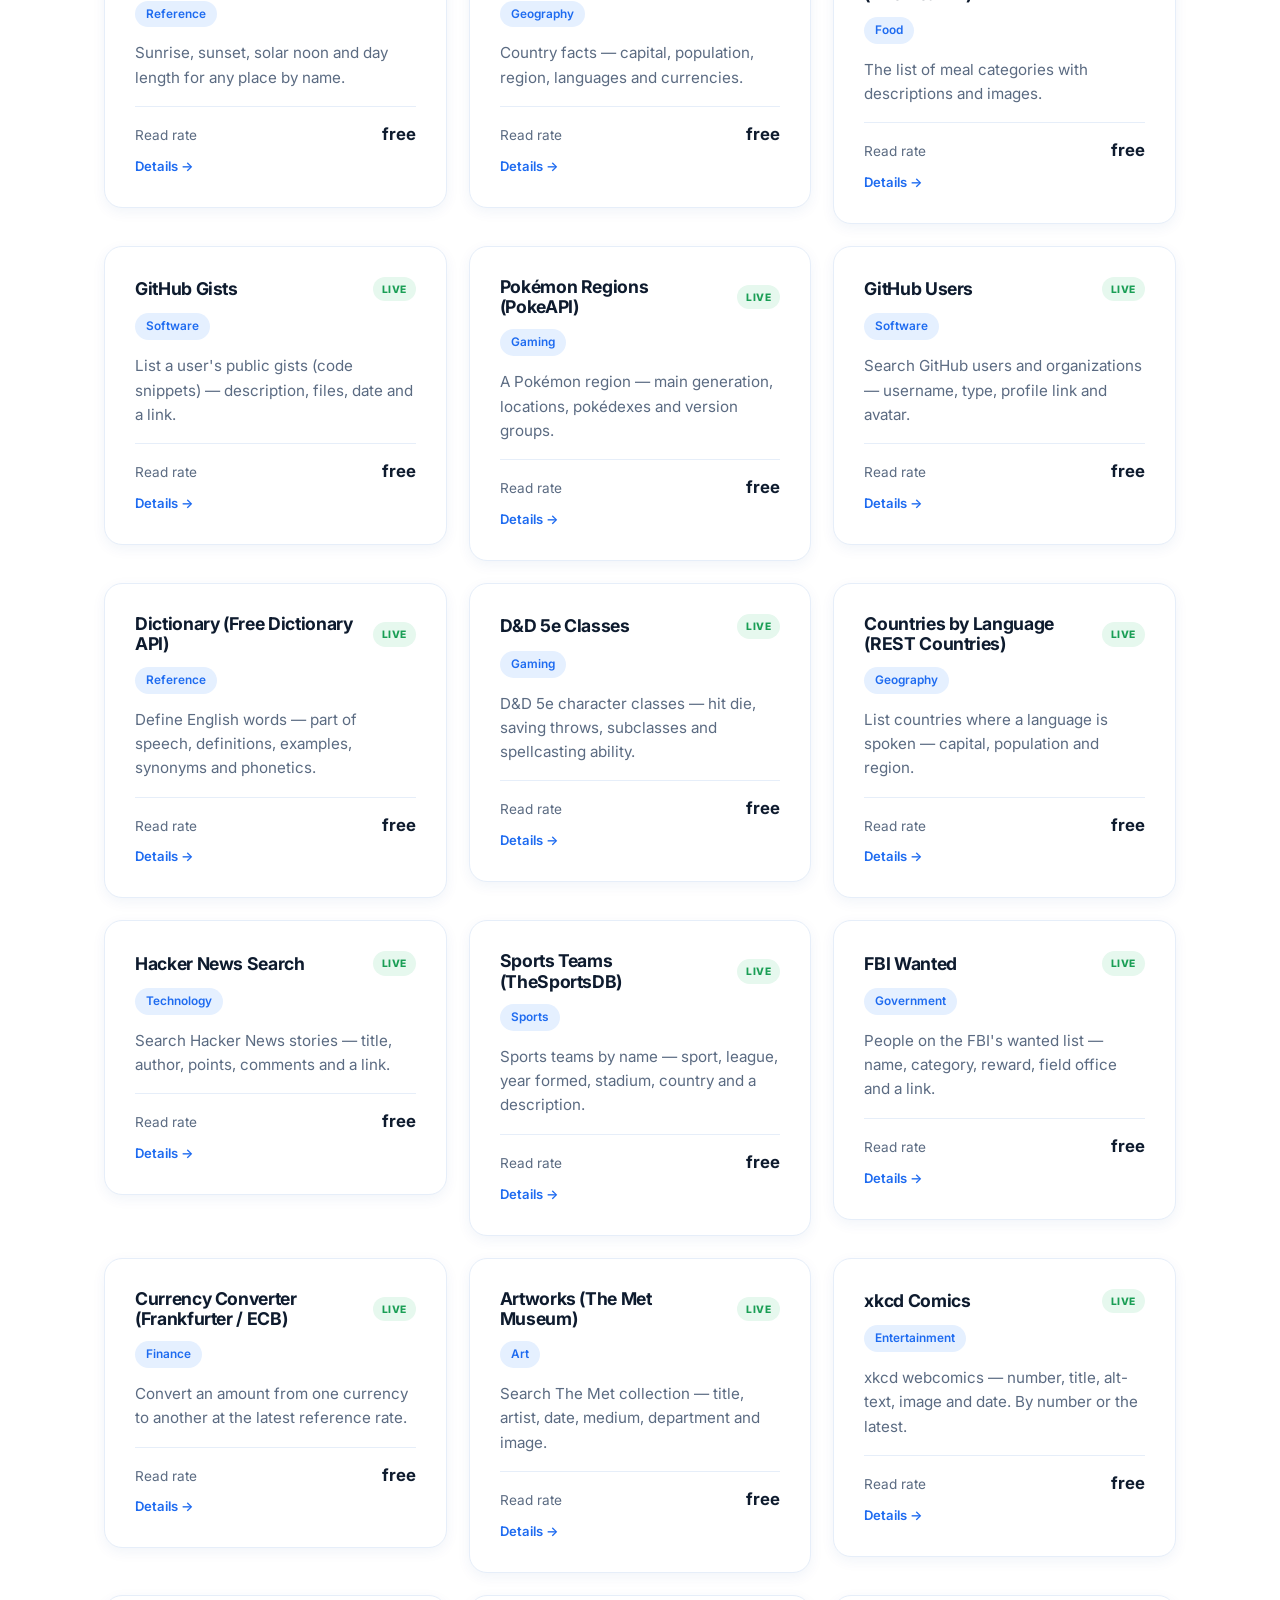
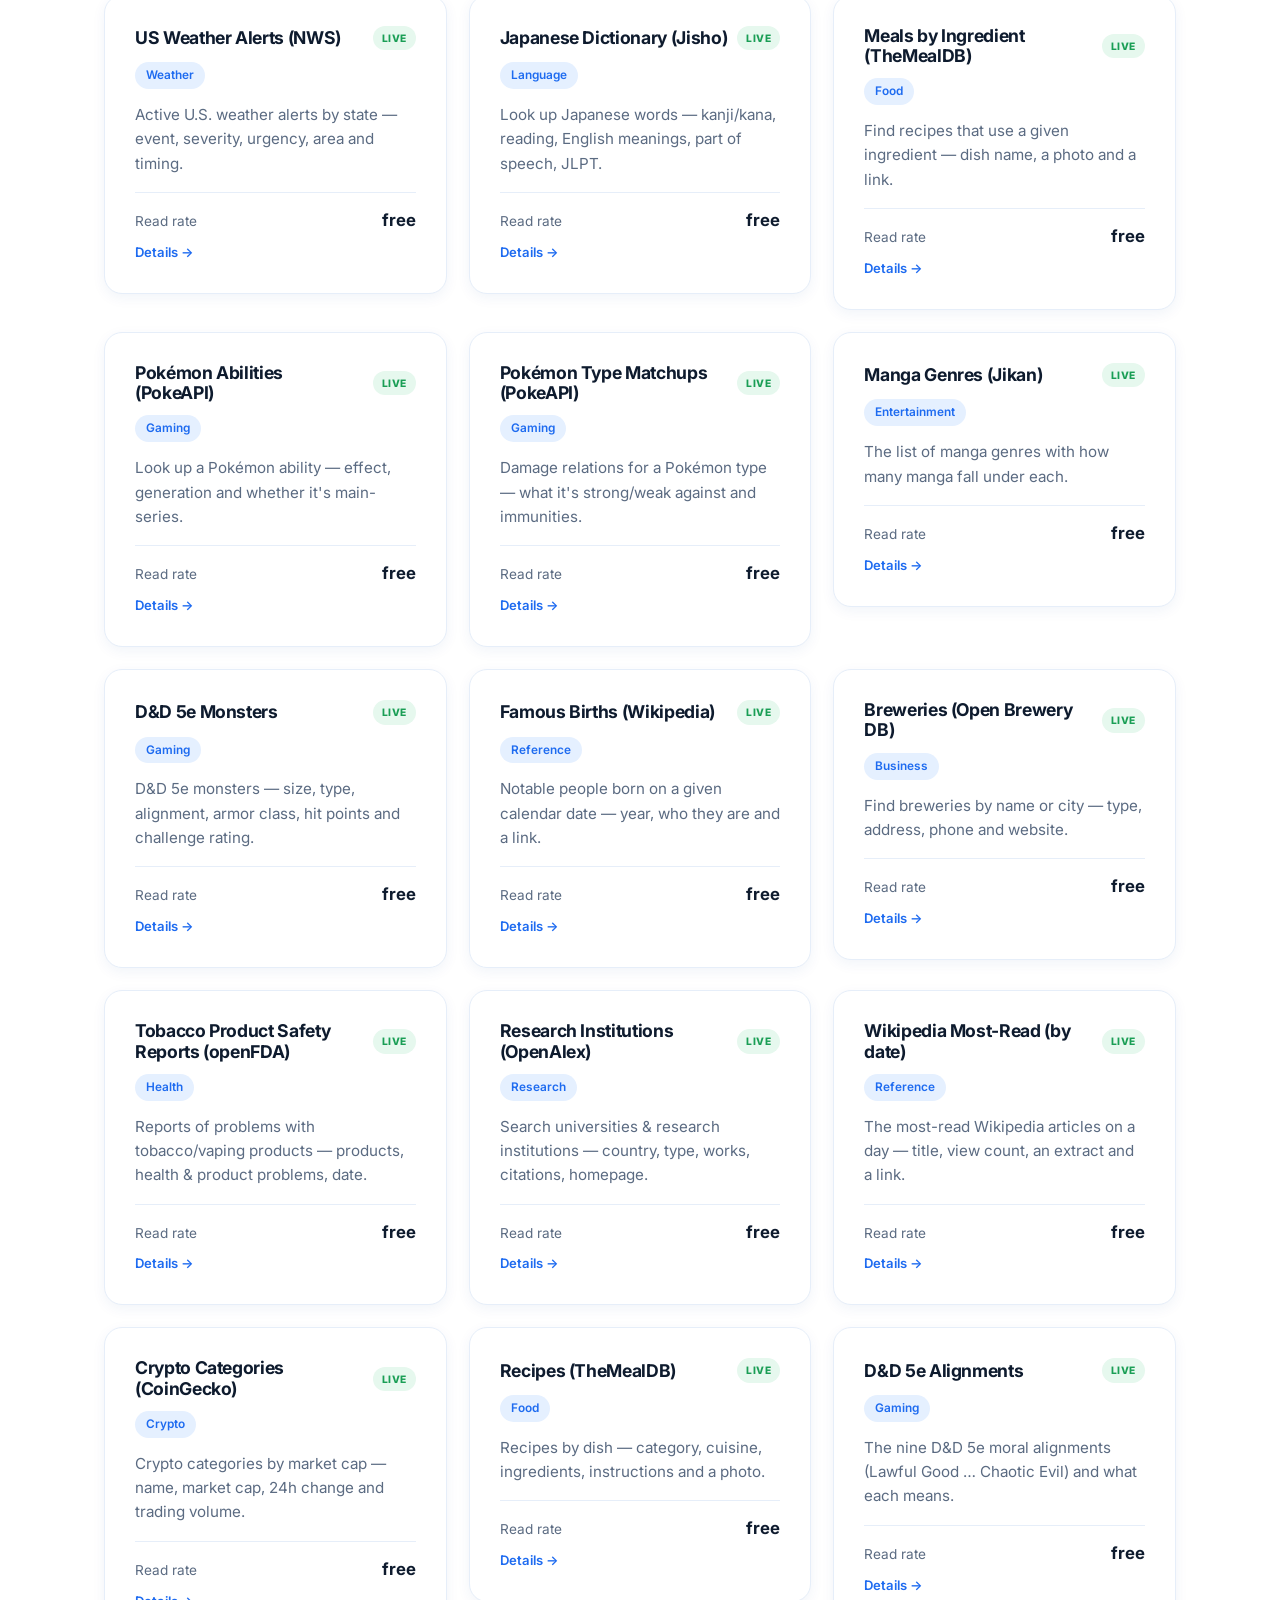
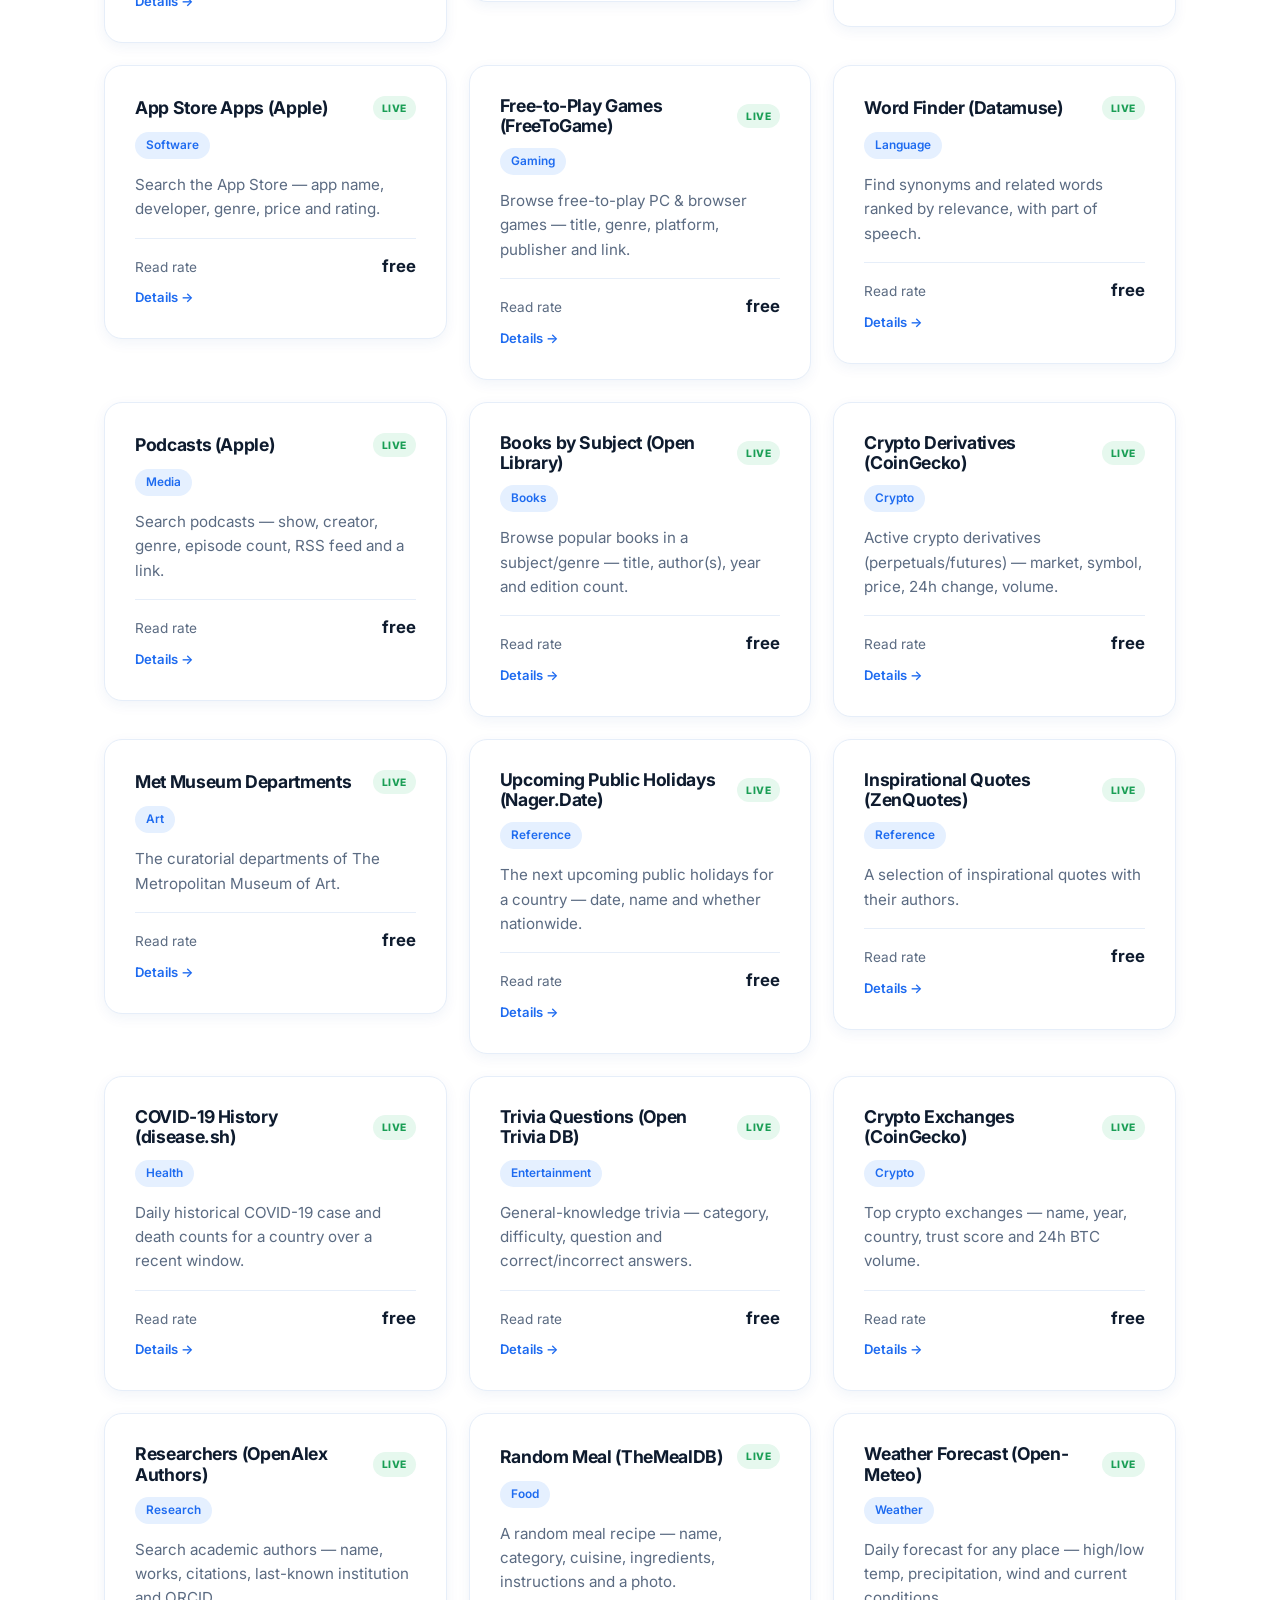
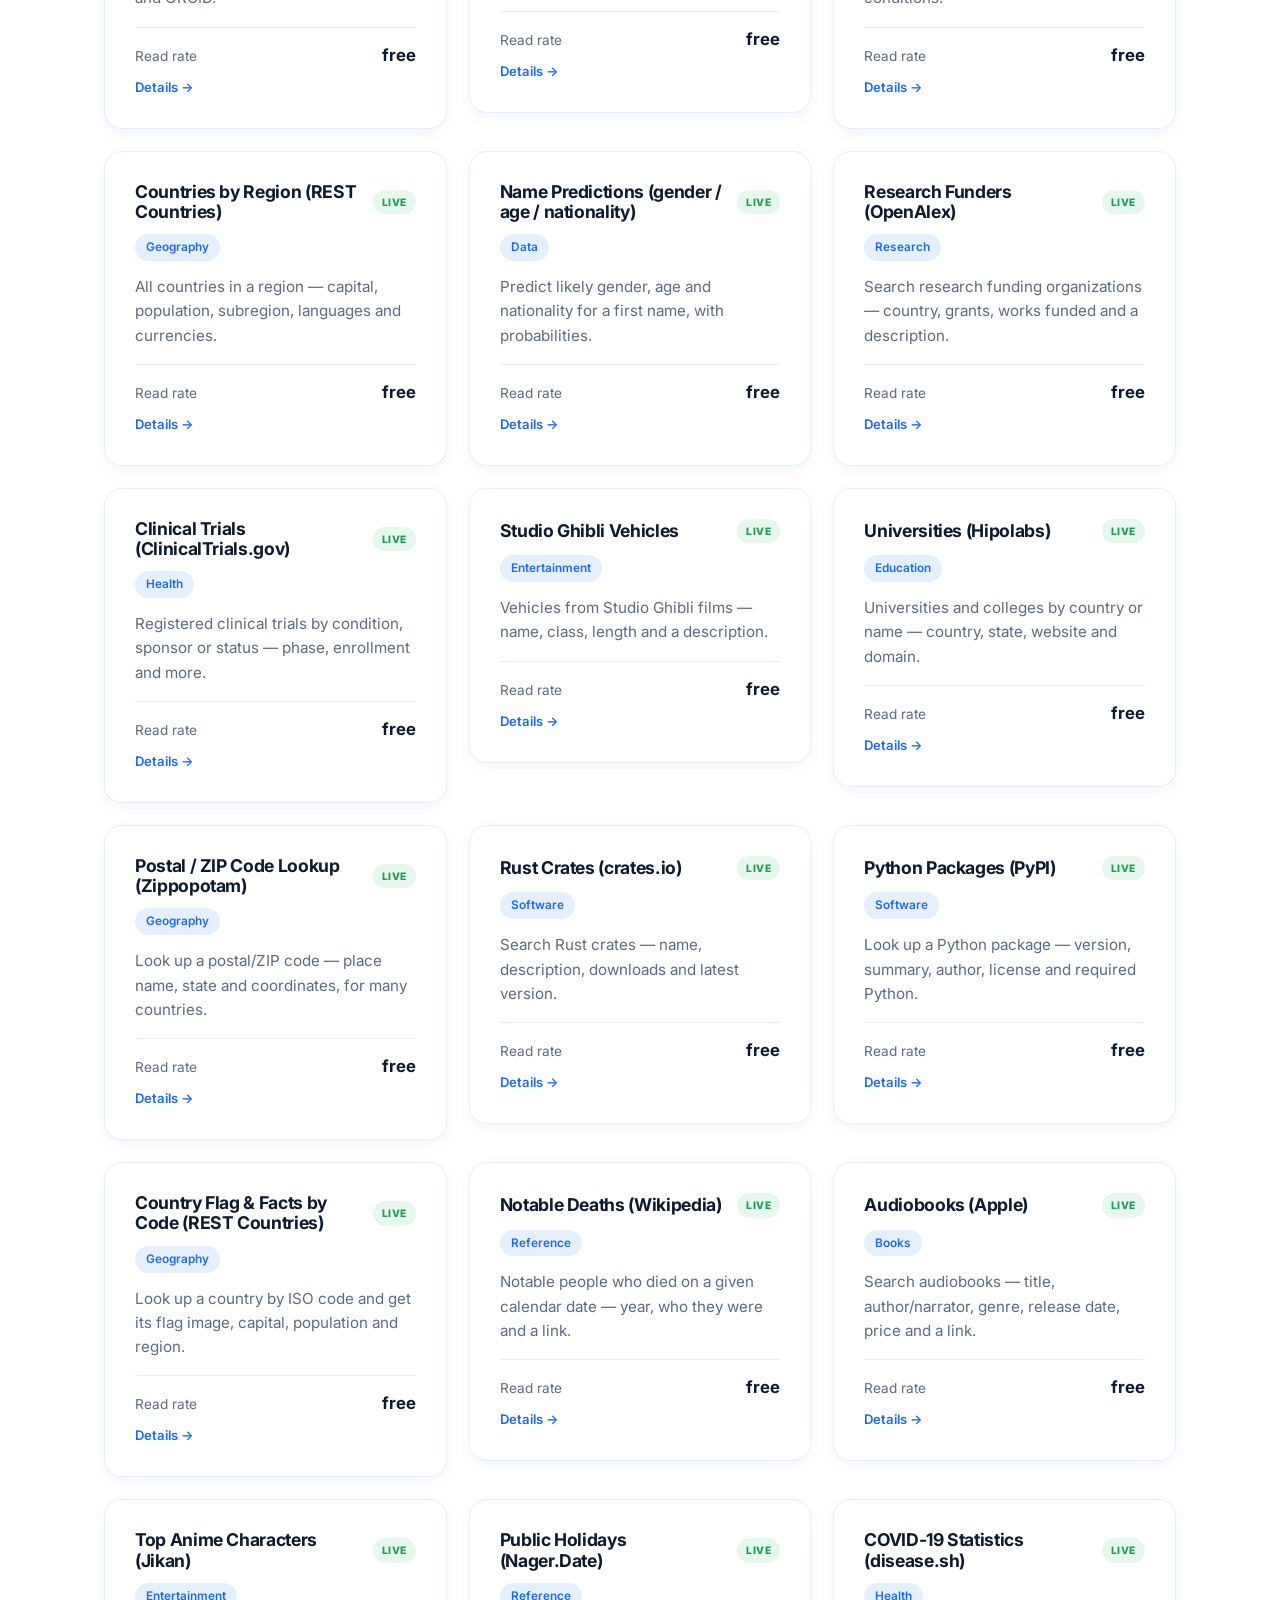
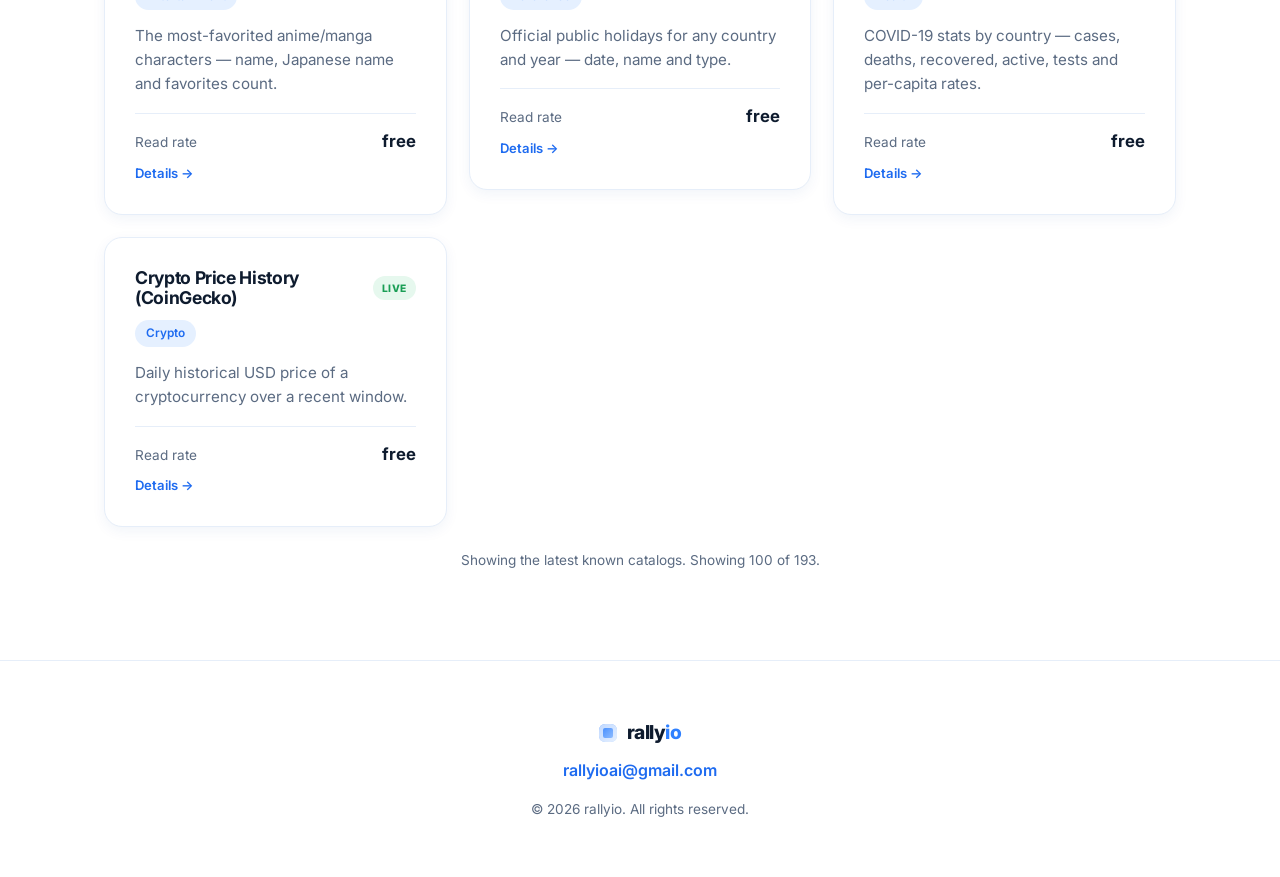
<file: catalogs.html>
<!DOCTYPE html>
<html lang="en">
<head>
  <meta charset="UTF-8" />
  <meta name="viewport" content="width=device-width, initial-scale=1.0" />
  <title>rallyio — all catalogs</title>
  <meta name="description" content="Browse every dataset on rallyio. Almost everything is free to read; a few premium sources (like LinkedIn) are pay-as-you-go." />
  <link rel="icon" href="data:image/svg+xml,&lt;svg xmlns='http://www.w3.org/2000/svg' viewBox='0 0 32 32'&gt;&lt;rect width='32' height='32' rx='8' fill='%232F80FF'/&gt;&lt;circle cx='16' cy='16' r='6' fill='white'/&gt;&lt;/svg&gt;" />
  <link rel="preconnect" href="https://fonts.googleapis.com" />
  <link rel="preconnect" href="https://fonts.gstatic.com" crossorigin />
  <link href="https://fonts.googleapis.com/css2?family=Inter:wght@400;500;600;700;800&display=swap" rel="stylesheet" />
  <link rel="stylesheet" href="styles.css?v=3" />
</head>
<body>

  <!-- ===== Nav ===== -->
  <header class="nav" id="top">
    <div class="container nav__inner">
      <a class="brand" href="index.html" aria-label="rallyio home">
        <span class="brand__dot"></span>
        <span class="brand__name">rally<span>io</span></span>
      </a>

      <nav class="nav__links" id="navLinks">
        <a href="index.html#how">How it works</a>
        <a href="catalogs.html">Catalogs</a>
        <a href="index.html#providers">Sell data</a>
      </nav>

      <div class="nav__cta">
        <span id="navGreeting" class="nav__greeting" hidden></span>
        <a class="btn btn--primary btn--sm" id="navCta" href="app.html">Sign in</a>
      </div>

      <button class="nav__toggle" id="navToggle" aria-label="Toggle menu" aria-expanded="false">
        <span></span><span></span><span></span>
      </button>
    </div>
  </header>

  <!-- ===== All catalogs ===== -->
  <section class="section" id="catalogs">
    <div class="container">
      <div class="section__head">
        <span class="eyebrow">Catalogs</span>
        <h2>All catalogs.</h2>
        <p class="section__lead">
          Every dataset on rallyio, in one place. <strong>Almost everything is free to read</strong> —
          a few premium sources (like LinkedIn) are pay-as-you-go.
        </p>
      </div>

      <div class="catalog-search-wrap">
        <svg class="catalog-search__icon" viewBox="0 0 24 24" fill="none" stroke="currentColor" stroke-width="1.8" aria-hidden="true"><circle cx="11" cy="11" r="7"/><path d="m21 21-4.3-4.3"/></svg>
        <input id="catalogSearch" class="catalog-search" type="search" autocomplete="off"
               placeholder="Search catalogs — e.g. “clinical”, “movies”, “github”, “crypto”…"
               aria-label="Search catalogs" />
      </div>

      <div id="catalogList" class="cards cards--3" aria-live="polite">
        <!-- Populated by script.js from the live /catalogs API, with a built-in fallback. -->
        <p id="catalogLoading" class="catalog-loading">Loading catalogs…</p>
      </div>
      <p id="catalogNote" class="catalog-note"></p>
    </div>
  </section>

  <footer class="footer">
    <div class="container footer__inner">
      <div class="brand"><span class="brand__dot"></span><span class="brand__name">rally<span>io</span></span></div>
      <a class="footer__mail" href="mailto:rallyioai@gmail.com">rallyioai@gmail.com</a>
      <p class="footer__copy">© <span id="year">2026</span> rallyio. All rights reserved.</p>
    </div>
  </footer>

  <script src="script.js?v=2"></script>
</body>
</html>
</file>
<file: styles.css>
/* ============================================================
   rallyio — light blue / white minimal theme
   ============================================================ */
:root {
  --blue-50:  #F3F8FF;
  --blue-100: #E5F0FF;
  --blue-200: #C9E0FF;
  --blue-300: #A9CDFF;
  --blue-500: #2F80FF;
  --blue-600: #1E6BF0;
  --ink:      #0E1B2E;
  --muted:    #5B6B82;
  --line:     #E6EEF9;
  --white:    #FFFFFF;
  --shadow-sm: 0 4px 14px rgba(20, 70, 150, .06);
  --shadow:    0 16px 40px rgba(20, 70, 150, .10);
  --radius:    18px;
  --radius-lg: 26px;
  --maxw:      1120px;
}

* { box-sizing: border-box; margin: 0; padding: 0; }

html { scroll-behavior: smooth; }

body {
  font-family: 'Inter', -apple-system, BlinkMacSystemFont, 'Segoe UI', Roboto, sans-serif;
  color: var(--ink);
  background: var(--white);
  line-height: 1.6;
  -webkit-font-smoothing: antialiased;
}

.container { width: 100%; max-width: var(--maxw); margin: 0 auto; padding: 0 24px; }

h1, h2, h3, h4 { line-height: 1.15; letter-spacing: -0.02em; }

a { color: inherit; text-decoration: none; }

/* ---------- Brand ---------- */
.brand { display: inline-flex; align-items: center; gap: 10px; font-weight: 800; }
.brand__dot {
  width: 18px; height: 18px; border-radius: 6px;
  background: linear-gradient(135deg, var(--blue-500), var(--blue-300));
  box-shadow: inset 0 0 0 4px rgba(255,255,255,.7);
}
.brand__name { font-size: 1.2rem; letter-spacing: -0.03em; }
.brand__name span { color: var(--blue-500); }

/* ---------- Eyebrow ---------- */
.eyebrow {
  display: inline-block;
  font-size: .8rem; font-weight: 600; letter-spacing: .04em;
  text-transform: uppercase;
  color: var(--blue-600);
  background: var(--blue-100);
  padding: 6px 12px; border-radius: 999px;
  margin-bottom: 18px;
}

/* ---------- Buttons ---------- */
.btn {
  display: inline-flex; align-items: center; justify-content: center; gap: 8px;
  font-weight: 600; font-size: .98rem;
  padding: 13px 22px; border-radius: 999px;
  border: 1.5px solid transparent; cursor: pointer;
  transition: transform .15s ease, box-shadow .2s ease, background .2s ease, border-color .2s ease;
  white-space: nowrap;
}
.btn--sm { padding: 9px 16px; font-size: .9rem; }
.btn--primary { background: var(--blue-500); color: #fff; box-shadow: 0 8px 20px rgba(47,128,255,.28); }
.btn--primary:hover { background: var(--blue-600); transform: translateY(-2px); box-shadow: 0 12px 26px rgba(47,128,255,.34); }
.btn--ghost { background: #fff; color: var(--ink); border-color: var(--line); }
.btn--ghost:hover { border-color: var(--blue-300); transform: translateY(-2px); }
.btn--disabled { background: var(--blue-50); color: var(--muted); border-color: var(--line); cursor: not-allowed; }

/* ---------- Nav ---------- */
.nav {
  position: sticky; top: 0; z-index: 50;
  background: rgba(255,255,255,.78);
  backdrop-filter: saturate(180%) blur(14px);
  border-bottom: 1px solid var(--line);
}
.nav__inner { display: flex; align-items: center; justify-content: space-between; height: 68px; gap: 18px; }
.nav__links { display: flex; align-items: center; gap: 28px; }
.nav__links a { font-size: .95rem; color: var(--muted); font-weight: 500; }
.nav__links a:hover { color: var(--ink); }
.nav__cta { display: flex; align-items: center; gap: 14px; }
.nav__greeting { color: var(--muted); font-weight: 600; font-size: .95rem; white-space: nowrap; }
.nav__toggle { display: none; flex-direction: column; gap: 5px; background: none; border: 0; padding: 8px; cursor: pointer; }
.nav__toggle span { width: 22px; height: 2px; background: var(--ink); border-radius: 2px; transition: .25s; }

/* ---------- Hero ---------- */
.hero {
  position: relative;
  background:
    radial-gradient(1100px 480px at 50% -120px, var(--blue-100), transparent 70%),
    linear-gradient(180deg, var(--blue-50), #fff 70%);
  padding: 84px 0 64px;
  text-align: center;
  overflow: hidden;
}
.hero__inner { display: flex; flex-direction: column; align-items: center; }
.hero__title { font-size: clamp(2.3rem, 5.5vw, 4rem); font-weight: 800; }
.grad { background: linear-gradient(120deg, var(--blue-500), var(--blue-300)); -webkit-background-clip: text; background-clip: text; color: transparent; }
.hero__sub { margin-top: 22px; max-width: 640px; font-size: 1.15rem; color: var(--muted); }
.hero__actions { display: flex; flex-wrap: wrap; gap: 14px; justify-content: center; margin-top: 32px; }
.hero__note { margin-top: 18px; font-size: .9rem; color: var(--muted); }

.hero__card {
  margin-top: 54px; width: 100%; max-width: 920px;
  background: #fff; border: 1px solid var(--line);
  border-radius: var(--radius-lg); box-shadow: var(--shadow);
  padding: 30px;
}
.flow { display: flex; align-items: stretch; justify-content: space-between; gap: 14px; }
.flow__step { flex: 1; text-align: center; padding: 12px; }
.flow__icon {
  width: 52px; height: 52px; margin: 0 auto 14px;
  display: grid; place-items: center;
  border-radius: 14px; color: var(--blue-600);
  background: var(--blue-100);
}
.flow__icon svg { width: 26px; height: 26px; }
.flow__step h4 { font-size: 1rem; margin-bottom: 4px; }
.flow__step p { font-size: .9rem; color: var(--muted); }
.flow__arrow { display: grid; place-items: center; color: var(--blue-300); font-size: 1.3rem; font-weight: 700; }

/* ---------- Sections ---------- */
.section { padding: 88px 0; }
.section--tint { background: var(--blue-50); }
.section__head { text-align: center; max-width: 640px; margin: 0 auto 52px; }
.section__head h2 { font-size: clamp(1.8rem, 3.5vw, 2.6rem); font-weight: 800; }
.section__lead { margin-top: 14px; color: var(--muted); font-size: 1.08rem; }

/* ---------- Cards ---------- */
.cards { display: grid; gap: 22px; }
.cards--3 { grid-template-columns: repeat(3, 1fr); }
.cards--2 { grid-template-columns: repeat(2, 1fr); max-width: 860px; margin: 0 auto; }
.card {
  background: #fff; border: 1px solid var(--line);
  border-radius: var(--radius); padding: 30px;
  box-shadow: var(--shadow-sm);
  transition: transform .18s ease, box-shadow .25s ease;
}
.card:hover { transform: translateY(-4px); box-shadow: var(--shadow); }
.card__icon {
  width: 50px; height: 50px; border-radius: 14px; margin-bottom: 18px;
  display: grid; place-items: center; color: var(--blue-600); background: var(--blue-100);
}
.card__icon svg { width: 25px; height: 25px; }
.card h3 { font-size: 1.18rem; margin-bottom: 8px; }
.card p { color: var(--muted); }
.card--accent { border-color: var(--blue-200); box-shadow: 0 16px 40px rgba(47,128,255,.12); }
.card--accent .btn, .card--soon .btn { margin-top: 18px; width: 100%; }
.card--soon { background: linear-gradient(180deg, #fff, var(--blue-50)); }
.card__fine { margin-top: 14px; font-size: .85rem; color: var(--muted); }
.tag {
  font-size: .68rem; font-weight: 700; letter-spacing: .04em; text-transform: uppercase;
  color: var(--blue-600); background: var(--blue-100); padding: 4px 9px; border-radius: 999px; vertical-align: middle;
}

/* ---------- Split sections ---------- */
.split { display: grid; grid-template-columns: 1.05fr .95fr; gap: 56px; align-items: center; }
.split--reverse .split__text { order: 2; }
.split__text h2 { font-size: clamp(1.7rem, 3.2vw, 2.4rem); font-weight: 800; margin-bottom: 16px; }
.split__text > p { color: var(--muted); font-size: 1.05rem; }
.ticks { list-style: none; margin: 22px 0 28px; display: grid; gap: 12px; }
.ticks li { position: relative; padding-left: 32px; color: var(--ink); }
.ticks li::before {
  content: "✓"; position: absolute; left: 0; top: 1px;
  width: 22px; height: 22px; border-radius: 999px;
  background: var(--blue-100); color: var(--blue-600);
  display: grid; place-items: center; font-size: .8rem; font-weight: 700;
}

/* ---------- Panels (visuals) ---------- */
.panel {
  background: #fff; border: 1px solid var(--line); border-radius: var(--radius-lg);
  padding: 26px; box-shadow: var(--shadow);
}
.panel__row { display: flex; align-items: center; justify-content: space-between; font-weight: 600; padding: 8px 0; }
.panel__row--muted { color: var(--muted); font-weight: 500; }
.panel__bar { height: 10px; border-radius: 999px; background: var(--blue-100); margin: 10px 0 16px; overflow: hidden; }
.panel__bar i { display: block; height: 100%; background: linear-gradient(90deg, var(--blue-500), var(--blue-300)); }
.pill { font-size: .72rem; font-weight: 700; padding: 4px 10px; border-radius: 999px; }
.pill--live { background: #E6F8EE; color: #1A9E55; }
.earn { color: var(--blue-600); }
.panel--code { text-align: center; }
.panel__label { font-size: .8rem; color: var(--muted); text-transform: uppercase; letter-spacing: .05em; }
.code {
  font-family: 'Inter', monospace; font-weight: 800; letter-spacing: .12em;
  font-size: 2rem; color: var(--blue-600);
  background: var(--blue-50); border: 1.5px dashed var(--blue-200);
  border-radius: 14px; padding: 16px; margin: 12px 0 16px;
}
.panel__hint { font-size: .85rem; color: var(--muted); margin-top: 6px; }

/* ---------- CTA band ---------- */
.cta { padding: 80px 0; background: linear-gradient(135deg, var(--blue-500), var(--blue-300)); text-align: center; color: #fff; }
.cta__inner { display: flex; flex-direction: column; align-items: center; }
.cta h2 { font-size: clamp(1.8rem, 3.5vw, 2.6rem); font-weight: 800; }
.cta p { margin-top: 12px; font-size: 1.1rem; opacity: .95; }
.cta .btn--primary { background: #fff; color: var(--blue-600); box-shadow: 0 10px 24px rgba(0,0,0,.16); }
.cta .btn--primary:hover { background: #fff; }
.cta .btn--ghost { background: transparent; color: #fff; border-color: rgba(255,255,255,.6); }
.cta .btn--ghost:hover { border-color: #fff; }

/* ---------- Footer ---------- */
.footer { padding: 56px 0; border-top: 1px solid var(--line); background: #fff; }
.footer__inner { display: flex; flex-direction: column; align-items: center; text-align: center; gap: 10px; }
.footer__tag { color: var(--muted); font-size: .95rem; }
.footer__mail { color: var(--blue-600); font-weight: 600; }
.footer__copy { color: var(--muted); font-size: .85rem; margin-top: 6px; }

/* ---------- Catalog cards (dynamic) ---------- */
.catalog-scroll { max-height: 640px; overflow-y: auto; padding: 6px 8px; margin: 0 -8px; }
.catalog-scroll::-webkit-scrollbar { width: 10px; }
.catalog-scroll::-webkit-scrollbar-track { background: transparent; }
.catalog-scroll::-webkit-scrollbar-thumb { background: rgba(20,40,80,.18); border-radius: 999px; border: 3px solid transparent; background-clip: content-box; }
.catalog-scroll::-webkit-scrollbar-thumb:hover { background: rgba(20,40,80,.3); background-clip: content-box; }
.catalog-viewall { text-align: center; margin-top: 26px; }

/* ---------- Dashboard: per-account catalog toggles ---------- */
.app-catalogs__count { font-size: .85rem; color: var(--muted); font-weight: 600; }
.app-catalogs__lead { color: var(--muted); font-size: .92rem; margin: 6px 0 16px; }
.app-catalogs__bar { display: flex; gap: 10px; align-items: center; margin-bottom: 14px; flex-wrap: wrap; }
.app-catalogs__bar .catalog-search { flex: 1; min-width: 200px; margin: 0; padding: 10px 16px; }
.cat-prefs { max-height: 420px; overflow-y: auto; display: grid; grid-template-columns: 1fr 1fr; gap: 8px; padding-right: 4px; }
.cat-pref {
  display: flex; align-items: center; justify-content: space-between; gap: 12px;
  padding: 10px 14px; border: 1px solid var(--line); border-radius: 12px; background: #fff; cursor: pointer;
  transition: border-color .15s, box-shadow .15s;
}
.cat-pref:hover { border-color: var(--brand); }
.cat-pref__info { display: flex; flex-direction: column; min-width: 0; }
.cat-pref__info strong { font-size: .92rem; color: var(--ink); white-space: nowrap; overflow: hidden; text-overflow: ellipsis; }
.cat-pref__meta { font-size: .76rem; color: var(--muted); text-transform: capitalize; }
.cat-pref__toggle { width: 20px; height: 20px; accent-color: var(--brand); cursor: pointer; flex: none; }
@media (max-width: 640px) { .cat-prefs { grid-template-columns: 1fr; } }
.catalog-loading { grid-column: 1 / -1; text-align: center; color: var(--muted); padding: 24px 0; }
.catalog-note { text-align: center; color: var(--muted); font-size: .85rem; margin-top: 22px; }
.catalog-search-wrap { position: relative; max-width: 540px; margin: 0 auto 30px; }
.catalog-search__icon { position: absolute; left: 18px; top: 50%; transform: translateY(-50%); width: 20px; height: 20px; color: var(--muted); pointer-events: none; }
.catalog-search {
  width: 100%; font: inherit; font-size: 1rem; color: var(--ink);
  padding: 14px 18px 14px 48px; border: 1px solid var(--line); border-radius: 999px;
  background: #fff; box-shadow: var(--shadow-sm); transition: border-color .15s, box-shadow .15s;
}
.catalog-search::placeholder { color: var(--muted); }
.catalog-search:focus { outline: none; border-color: var(--blue-300); box-shadow: 0 0 0 4px var(--blue-100); }
.catalog-card { display: flex; flex-direction: column; }
.catalog-card__head { display: flex; align-items: center; justify-content: space-between; gap: 10px; margin-bottom: 12px; }
.catalog-card__head h3 { font-size: 1.1rem; margin: 0; }
.catalog-card p { flex: 1; font-size: .95rem; margin-bottom: 16px; }
.catalog-card--test { background: linear-gradient(180deg, #fff, var(--blue-50)); }
.badge {
  flex-shrink: 0; font-size: .64rem; font-weight: 800; letter-spacing: .05em;
  text-transform: uppercase; padding: 4px 9px; border-radius: 999px;
}
.badge--live { background: #E6F8EE; color: #1A9E55; }
.badge--test { background: #FFF1E6; color: #C2691A; }
.catalog-pill {
  align-self: flex-start; font-size: .74rem; font-weight: 600;
  color: var(--blue-600); background: var(--blue-100);
  padding: 4px 11px; border-radius: 999px; margin-bottom: 14px; text-transform: capitalize;
}
.catalog-card__rate {
  display: flex; flex-wrap: wrap; align-items: baseline; justify-content: space-between;
  border-top: 1px solid var(--line); padding-top: 14px; margin-top: auto;
}
.catalog-card__rate > span:first-child { color: var(--muted); font-size: .85rem; }
.catalog-card__rate strong { color: var(--ink); font-size: 1.05rem; font-weight: 700; }
.catalog-card-link { display: block; text-decoration: none; color: inherit; height: 100%; }
.catalog-card__more { flex: 0 0 100%; margin-top: 8px; color: var(--blue-600); font-size: .82rem; font-weight: 600; }

/* per-catalog detail page */
.cat-head { margin-bottom: 16px; }
.cat-head h1 { font-size: clamp(1.7rem, 4vw, 2.3rem); margin: 12px 0 10px; }
.cat-meta { display: flex; align-items: center; gap: 14px; flex-wrap: wrap; }
.cat-meta .catalog-pill { margin: 0; }
.cat-rate { font-weight: 700; color: var(--ink); }
.cat-desc { color: var(--muted); font-size: 1.05rem; margin: 0 0 26px; }
#catView .app-card { margin-bottom: 22px; }
#catView .app-card h2 { font-size: 1.15rem; margin-bottom: 14px; }
.cat-filters { display: flex; flex-direction: column; gap: 14px; }
.cat-filter__head { display: flex; align-items: center; gap: 8px; }
.cat-filter code { font-weight: 700; color: var(--blue-600); font-family: ui-monospace, SFMono-Regular, Menlo, monospace; }
.cat-filter .req { font-size: .66rem; font-weight: 700; color: #C2691A; background: #FFF1E6; padding: 2px 8px; border-radius: 999px; text-transform: uppercase; letter-spacing: .03em; }
.cat-filter p { color: var(--muted); font-size: .9rem; margin-top: 3px; }
.cat-samples { display: flex; flex-wrap: wrap; gap: 10px; }
.cat-sample { background: var(--blue-50); border: 1px solid var(--line); border-radius: 999px; padding: 8px 14px; font-size: .9rem; color: var(--ink); }
.cat-steps { display: flex; flex-direction: column; gap: 16px; margin: 18px 0 22px; }
.cat-step { display: flex; gap: 14px; align-items: flex-start; }
.cat-step__n { flex-shrink: 0; width: 28px; height: 28px; border-radius: 50%; background: var(--blue-500); color: #fff; display: grid; place-items: center; font-weight: 700; font-size: .9rem; }
.cat-step strong { display: block; }
.cat-step p { color: var(--muted); font-size: .9rem; margin-top: 2px; }

.connect-block {
  max-width: 640px; margin: 0 auto; text-align: left;
  background: #fff; border: 1px solid var(--line); border-radius: var(--radius-lg);
  box-shadow: var(--shadow); padding: 32px;
}
.connect-block .cat-steps { margin: 20px 0 24px; }
.connect-block__note { margin-top: 16px; font-size: .9rem; color: var(--muted); }
.connect-block__note a { color: var(--blue-600); font-weight: 600; text-decoration: none; }
.connect-block__note a:hover { text-decoration: underline; }

/* ---------- Account app ---------- */
.app { min-height: 60vh; padding: 56px 0 80px; background: linear-gradient(180deg, var(--blue-50), #fff 60%); }
.app__inner { max-width: 880px; }
.app-card {
  background: #fff; border: 1px solid var(--line); border-radius: var(--radius-lg);
  box-shadow: var(--shadow); padding: 40px; text-align: center;
}
.app-card h1 { font-size: 2rem; margin: 6px 0 0; }
.app-card__lead { color: var(--muted); margin: 14px auto 26px; max-width: 440px; }
.gsi-wrap { display: flex; justify-content: center; min-height: 44px; }
.app-note { color: var(--muted); font-size: .9rem; margin-top: 18px; min-height: 1em; }
.app-loading { color: var(--muted); padding: 30px 0; }

.app-dash__head { display: flex; align-items: center; justify-content: space-between; margin-bottom: 24px; gap: 16px; }
.app-user { display: flex; align-items: center; gap: 14px; }
.app-user__avatar { width: 46px; height: 46px; border-radius: 50%; background: var(--blue-100); object-fit: cover; }
.app-user__name { font-weight: 700; }
.app-user__email { color: var(--muted); font-size: .9rem; }

.app-grid { display: grid; grid-template-columns: 320px 1fr; gap: 22px; align-items: start; text-align: left; }
.app-balance { text-align: left; padding: 30px; }
.app-balance__label { font-size: .8rem; text-transform: uppercase; letter-spacing: .05em; color: var(--blue-600); font-weight: 600; }
.app-balance__value { font-size: 2.8rem; font-weight: 800; letter-spacing: -.02em; margin: 8px 0 4px; }
.app-balance__hint { color: var(--muted); font-size: .85rem; }
.buy-box { margin-top: 18px; padding-top: 18px; border-top: 1px solid var(--line); }
.buy-row { display: flex; align-items: center; gap: 8px; }
.buy-prefix { color: var(--muted); font-weight: 700; }
.buy-input {
  flex: 1; min-width: 0; font: inherit; font-weight: 600;
  padding: 9px 12px; border: 1px solid var(--line); border-radius: 10px; background: #fff; color: var(--ink);
}
.buy-input:focus { outline: none; border-color: var(--blue-300); box-shadow: 0 0 0 3px var(--blue-100); }
.buy-note { color: var(--muted); font-size: .82rem; margin-top: 10px; }
.app-keys { text-align: left; padding: 30px; }
.app-keys__head { display: flex; align-items: center; justify-content: space-between; gap: 12px; }
.app-keys__head h2 { font-size: 1.2rem; }
.app-keys__lead { color: var(--muted); font-size: .9rem; margin: 8px 0 18px; }
.app-keys code, .new-key code { font-family: ui-monospace, SFMono-Regular, Menlo, monospace; }
.key-list { display: flex; flex-direction: column; gap: 10px; }
.key-row {
  display: flex; align-items: center; justify-content: space-between; gap: 10px;
  background: var(--blue-50); border: 1px solid var(--line); border-radius: 12px; padding: 12px 14px;
}
.key-row code { font-weight: 700; color: var(--ink); }
.key-meta { color: var(--muted); font-size: .82rem; }
.key-empty { color: var(--muted); font-size: .9rem; }
.new-key { margin-top: 18px; padding: 16px; border: 1.5px dashed var(--blue-200); border-radius: 12px; background: var(--blue-50); }
.new-key__label { font-size: .85rem; color: var(--blue-600); font-weight: 600; margin-bottom: 8px; }
.new-key__row { display: flex; align-items: center; gap: 10px; flex-wrap: wrap; }
.new-key__row code { flex: 1; min-width: 0; overflow-wrap: anywhere; font-weight: 700; color: var(--ink); }

/* keys: revoke states */
.key-meta { margin-right: auto; }
.key-row--off { opacity: .6; }
.key-revoke {
  background: none; border: 1px solid var(--line); color: var(--muted);
  font-size: .78rem; font-weight: 600; padding: 5px 12px; border-radius: 999px;
  cursor: pointer; transition: border-color .15s, color .15s, background .15s;
}
.key-revoke:hover { border-color: #E2A0A0; color: #C23B3B; background: #FDF1F1; }
.key-revoke:disabled { opacity: .5; cursor: default; }
.key-revoked { font-size: .78rem; color: #C2691A; font-weight: 600; }

/* usage history */
.app-usage { text-align: left; padding: 30px; margin-top: 22px; }
.app-usage__head { display: flex; align-items: center; justify-content: space-between; margin-bottom: 14px; }
.app-usage__head h2 { font-size: 1.2rem; }
.usage-empty { color: var(--muted); font-size: .9rem; padding: 8px 0; }
.usage-list { display: flex; flex-direction: column; overflow-x: auto; }
.usage-row {
  display: grid; grid-template-columns: 1.4fr .8fr 1.6fr .8fr .8fr; gap: 12px;
  padding: 11px 4px; border-bottom: 1px solid var(--line); font-size: .9rem;
  align-items: center; min-width: 460px;
}
.usage-row:last-child { border-bottom: 0; }
.usage-row--head {
  color: var(--muted); font-size: .72rem; text-transform: uppercase;
  letter-spacing: .04em; font-weight: 600; border-bottom: 1.5px solid var(--line);
}
.usage-cat { font-family: ui-monospace, SFMono-Regular, Menlo, monospace; font-size: .82rem; overflow-wrap: anywhere; }
.usage-amt { color: #C23B3B; font-weight: 600; }

/* connect-to-Claude card */
.app-connect { text-align: left; padding: 30px; }
.app-connect h2 { font-size: 1.2rem; margin-bottom: 8px; }
.app-connect__lead { color: var(--muted); font-size: .9rem; margin-bottom: 16px; }
.connect-url {
  display: flex; align-items: center; gap: 10px;
  background: var(--blue-50); border: 1px solid var(--line); border-radius: 12px; padding: 12px 14px;
}
.connect-url code {
  flex: 1; min-width: 0; overflow-x: auto; white-space: nowrap;
  font-family: ui-monospace, SFMono-Regular, Menlo, monospace; font-size: .82rem; color: var(--ink);
}
.app-connect__hint { color: var(--muted); font-size: .82rem; margin-top: 12px; }
.app-connect__cta { margin-top: 16px; }

/* ---------- Responsive ---------- */
@media (max-width: 860px) {
  .app-grid { grid-template-columns: 1fr; }
  .cards--3 { grid-template-columns: 1fr; }
  .cards--2 { grid-template-columns: 1fr; }
  .split, .split--reverse { grid-template-columns: 1fr; gap: 32px; }
  .split--reverse .split__text { order: 0; }
  .flow { flex-direction: column; }
  .flow__arrow { transform: rotate(90deg); }

  .nav__links {
    position: absolute; top: 68px; left: 0; right: 0;
    flex-direction: column; gap: 0; align-items: stretch;
    background: #fff; border-bottom: 1px solid var(--line);
    max-height: 0; overflow: hidden; transition: max-height .3s ease;
  }
  .nav__links.open { max-height: 320px; }
  .nav__links a { padding: 16px 24px; border-top: 1px solid var(--line); }
  .nav__cta { display: none; }
  .nav__toggle { display: flex; }
}
</file>
